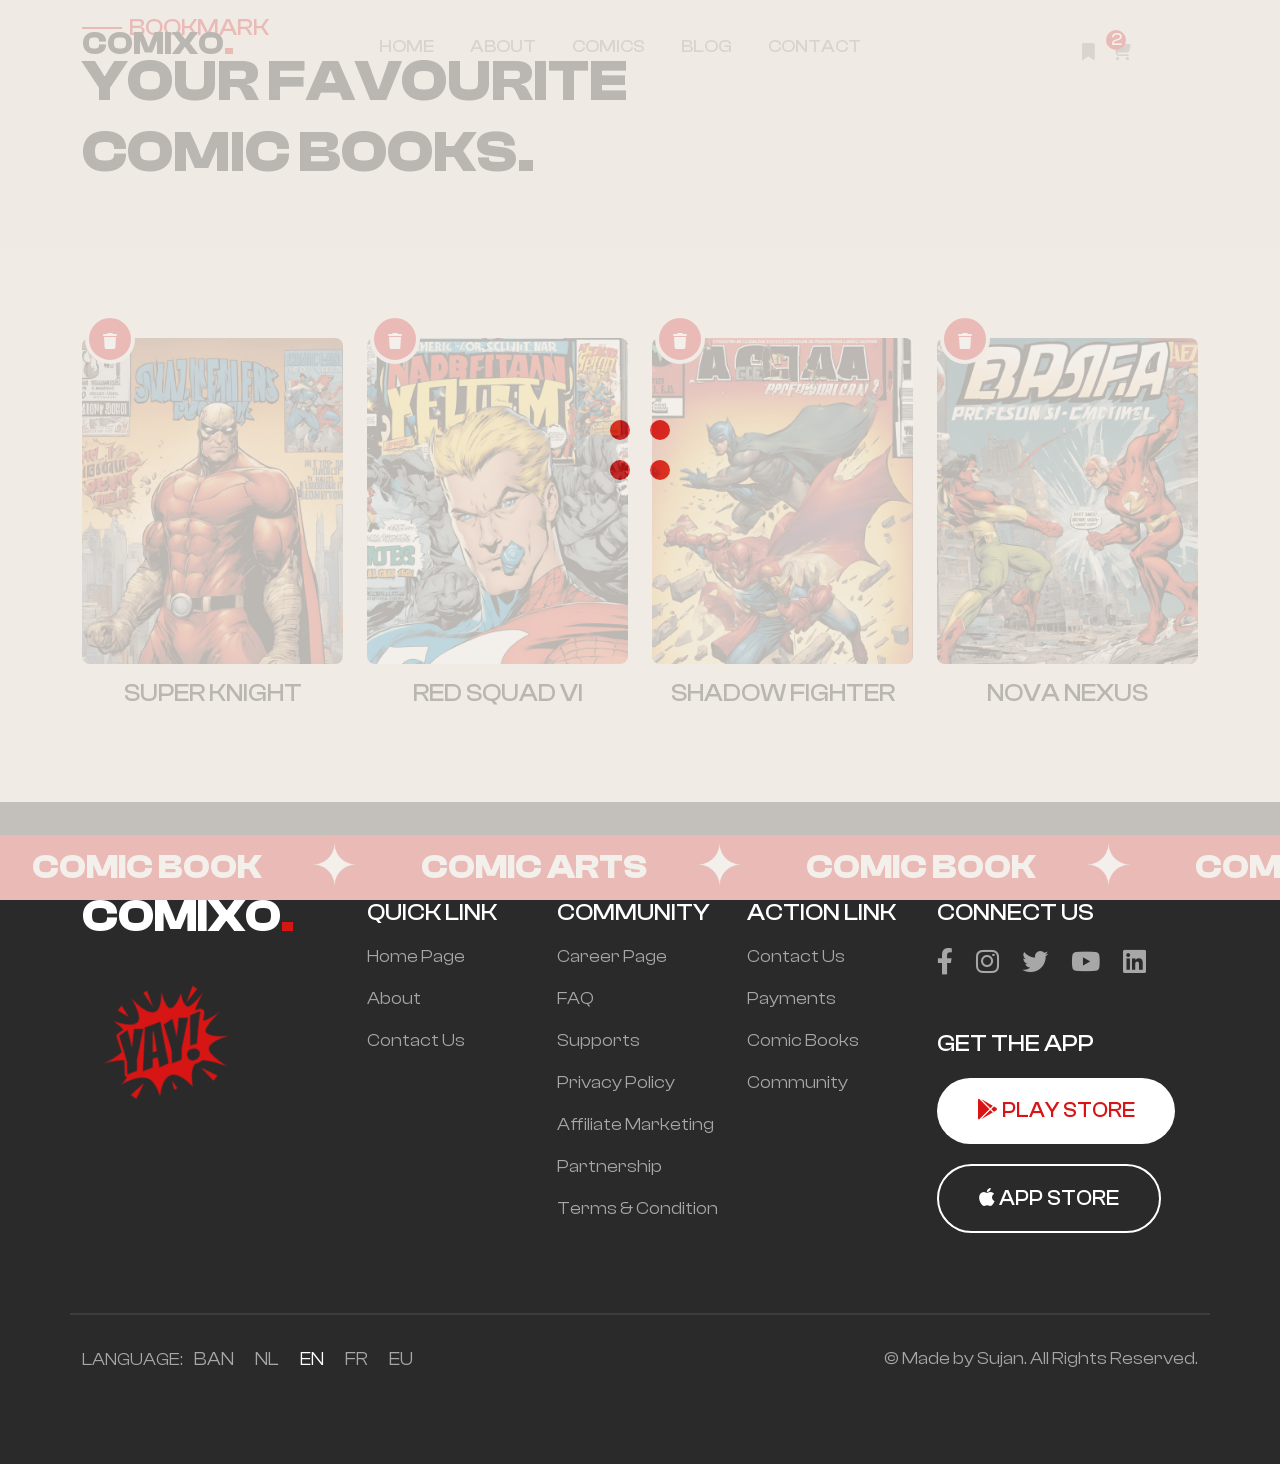
<file: bookmark.html>
<!DOCTYPE html>
<html lang="en">
  <meta http-equiv="content-type" content="text/html;charset=UTF-8" />
  <head>
    <meta charset="UTF-8" />
    <meta
      name="viewport"
      content="width=device-width, initial-scale=1, shrink-to-fit=no"
    />
    <meta
      name="keywords"
      content="HTML5, comics, ebook, comic art, anime, comic book, SEO"
    />
    <meta name="description" content="Comixo - Comic Books" />
    <title>Comixo - Comic Books</title>

    <!--font-awesome icons link-->
    <link rel="stylesheet" href="css/all.min.css" />

    <!-- Bootstrap CSS -->
    <link rel="stylesheet" href="css/bootstrap.min.css" />
    <link rel="stylesheet" href="css/slick.css" />
    <link rel="stylesheet" href="css/venobox.min.css" />
    <!--main style file-->
    <link rel="stylesheet" href="css/style.css" />
    <link rel="stylesheet" href="css/responsive.css" />
  </head>

  <body class="inner-page">
    <!-- perloader -->
    <div id="preloader">
      <div id="loading-center">
        <div id="loading-center-absolute">
          <div class="object" id="object_one"></div>
          <div class="object" id="object_two"></div>
          <div class="object" id="object_three"></div>
          <div class="object" id="object_four"></div>
        </div>
      </div>
    </div>
    <!-- preloader -->

    <!-- HEADER AREA START -->
    <nav class="navbar navbar-expand-lg navbar-light sticky-top">
      <div class="container">
        <a class="navbar-brand" href="index.html">Comixo<span>.</span></a>
        <button
          class="navbar-toggler"
          type="button"
          data-bs-toggle="collapse"
          data-bs-target="#navbarSupportedContent"
          aria-controls="navbarSupportedContent"
          aria-expanded="false"
          aria-label="Toggle navigation"
        >
          <span class="navbar-toggler-icon"></span>
        </button>
        <div class="collapse navbar-collapse" id="navbarSupportedContent">
          <ul class="navbar-nav m-auto mb-2 mt-0 mb-lg-0">
            <li class="nav-item">
              <a class="nav-link" href="index.html">Home</a>
            </li>
            <li class="nav-item">
              <a class="nav-link" href="index.html#about">About</a>
            </li>
            <li class="nav-item">
              <a class="nav-link" href="index.html#new-comics">Comics</a>
            </li>
            <li class="nav-item">
              <a class="nav-link" href="index.html#blog">Blog</a>
            </li>
            <li class="nav-item">
              <a
                class="nav-link"
                data-bs-toggle="modal"
                data-bs-target="#contact-modal"
                >Contact</a
              >
            </li>
          </ul>
          <div class="menu-action d-flex">
            <div class="action-icon">
              <a class="menu-icon" href="bookmark.html"
                ><i class="fa-solid fa-bookmark"></i
              ></a>
              <a class="menu-icon" href="cart.html"
                ><span>2</span><i class="fa-solid fa-cart-shopping"></i
              ></a>
              <a
                data-bs-toggle="offcanvas"
                data-bs-target="#offcanvasRight"
                aria-controls="offcanvasRight"
                class="menu-icon mobile-v-show"
                ><i class="fa-solid fa-magnifying-glass"></i
              ></a>
            </div>
            <a
              href="#"
              class="ham-button"
              data-bs-toggle="offcanvas"
              data-bs-target="#offcanvasRight"
              aria-controls="offcanvasRight"
            >
              <div class="hamburger-menu">
                <div class="nav-line"></div>
              </div>
            </a>
          </div>
        </div>
      </div>
    </nav>
    <!-- right-menu modal -->
    <div
      class="offcanvas offcanvas-end"
      tabindex="-1"
      id="offcanvasRight"
      aria-labelledby="offcanvasRightLabel"
    >
      <div class="offcanvas-header">
        <h5 class="offcanvas-title" id="offcanvasRightLabel">Quick Menu</h5>
        <button
          type="button"
          class="btn-close"
          data-bs-dismiss="offcanvas"
          aria-label="Close"
        ></button>
      </div>
      <div class="offcanvas-body side-menu">
        <form>
          <input
            type="text"
            class="form-control"
            placeholder="Search by Comic Name"
          />
          <button type="submit">
            <i class="fa-solid fa-magnifying-glass"></i>
          </button>
        </form>
        <div class="row">
          <div class="col-lg-6 menu-comic">
            <a href="#"
              ><img src="images/comic1.png" alt="comic" class="img-fluid"
            /></a>
          </div>
          <div class="col-lg-6 menu-comic">
            <a href="#"
              ><img src="images/popular1.png" alt="comic" class="img-fluid"
            /></a>
          </div>
          <div class="col-lg-6 menu-comic">
            <a href="#"
              ><img src="images/popular2.png" alt="comic" class="img-fluid"
            /></a>
          </div>
          <div class="col-lg-6 menu-comic">
            <a href="#"
              ><img src="images/comic3.png" alt="comic" class="img-fluid"
            /></a>
          </div>
        </div>
        <div class="row pt-5">
          <div class="col-lg-12 text-center">
            <a href="#" class="button-primary">Browse All</a>
          </div>
        </div>
        <div class="social-media mobile-v-hide text-center">
          <p>Follow Us</p>
          <a href="#"><i class="fa-brands fa-facebook-f"></i></a>
          <a href="#"><i class="fa-brands fa-twitter"></i></a>
          <a href="#"><i class="fa-brands fa-twitch"></i></a>
          <a href="#"><i class="fa-brands fa-youtube"></i></a>
        </div>
      </div>
    </div>
    <!-- contact modal -->
    <div
      class="modal fade"
      id="contact-modal"
      tabindex="-1"
      aria-labelledby="exampleModalLabel"
      aria-hidden="true"
    >
      <div class="modal-dialog modal-dialog-centered modal-xl">
        <div class="modal-content">
          <div class="modal-header">
            <h5 class="modal-title" id="exampleModalLabel">Contact Us</h5>
            <button
              type="button"
              class="btn-close"
              data-bs-dismiss="modal"
              aria-label="Close"
            ></button>
          </div>
          <form>
            <div class="modal-body">
              <div class="row">
                <div class="col-lg-7">
                  <div class="row">
                    <div class="col-lg-6">
                      <input
                        type="text"
                        class="form-control"
                        placeholder="Your Name"
                      />
                    </div>
                    <div class="col-lg-6">
                      <input
                        type="email"
                        class="form-control"
                        placeholder="Your Email"
                      />
                    </div>
                    <div class="col-lg-6">
                      <input
                        type="text"
                        class="form-control"
                        placeholder="Your Phone"
                      />
                    </div>
                    <div class="col-lg-6">
                      <input
                        type="text"
                        class="form-control"
                        placeholder="Subject"
                      />
                    </div>
                    <div class="col-lg-12">
                      <textarea
                        class="form-control"
                        placeholder="Write Your Comment Here..."
                        rows="3"
                      ></textarea>
                    </div>
                  </div>
                </div>
                <div class="col-lg-5">
                  <div class="contact-item">
                    <p>
                      Lorem ipsum dolor sit amet, consectetur adipisicing elit.
                      Accusamus odit aliquid consectetur, veniam.
                    </p>
                    <div class="row">
                      <div class="col-6 col-lg-6 contact-info">
                        <i class="fa-solid fa-location-dot"></i>
                        <h3>Address:</h3>
                        <p>Dhanmondi Road No. 32, Dhaka.</p>
                      </div>
                      <div class="col-6 col-lg-6 contact-info">
                        <i class="fa-solid fa-phone"></i>
                        <h3>Phone:</h3>
                        <p>+(123) 450 336 789</p>
                      </div>
                      <div class="col-6 col-lg-6 contact-info mb-0">
                        <i class="fa-solid fa-envelope"></i>
                        <h3>Email:</h3>
                        <p>comixo@mail.com</p>
                      </div>
                      <div class="col-6 col-lg-6 contact-info mb-0">
                        <i class="fa-solid fa-wifi"></i>
                        <h3>Connect:</h3>
                        <div class="social">
                          <a href="#"
                            ><i class="fa-brands fa-facebook-f"></i
                          ></a>
                          <a href="#"><i class="fa-brands fa-twitter"></i></a>
                          <a href="#"><i class="fa-brands fa-twitch"></i></a>
                          <a href="#"><i class="fa-brands fa-youtube"></i></a>
                        </div>
                      </div>
                    </div>
                  </div>
                </div>
              </div>
            </div>
            <div class="modal-footer">
              <button type="submit" class="button-primary">Send Message</button>
            </div>
          </form>
        </div>
      </div>
    </div>
    <!-- HEADER AREA ENDS -->

    <!-- bookmark -->
    <section id="page-title">
      <div id="backtotop">
        <a href="#page-title" id="backtotop-value"
          ><i class="fa-solid fa-arrow-up"></i
        ></a>
      </div>
      <div class="container">
        <div class="row">
          <div class="section-title">
            <div class="row">
              <div class="col-lg-6">
                <span>Bookmark</span>
                <h3>Your Favourite Comic Books.</h3>
              </div>
            </div>
          </div>
        </div>
      </div>
    </section>
    <section id="bookmark">
      <div class="container">
        <div class="row">
          <div class="col-lg-3 col-md-6 bookmark-item text-center">
            <img src="images/comic1.png" alt="comic-img" class="img-fluid" />
            <h3>Super Knight</h3>
            <a href="#"><i class="fa-solid fa-trash"></i></a>
          </div>
          <div class="col-lg-3 col-md-6 bookmark-item text-center">
            <img src="images/popular2.png" alt="comic-img" class="img-fluid" />
            <h3>Red Squad VI</h3>
            <a href="#"><i class="fa-solid fa-trash"></i></a>
          </div>
          <div class="col-lg-3 col-md-6 bookmark-item text-center">
            <img src="images/comic3.png" alt="comic-img" class="img-fluid" />
            <h3>Shadow Fighter</h3>
            <a href="#"><i class="fa-solid fa-trash"></i></a>
          </div>
          <div class="col-lg-3 col-md-6 bookmark-item text-center">
            <img src="images/popular1.png" alt="comic-img" class="img-fluid" />
            <h3>Nova Nexus</h3>
            <a href="#"><i class="fa-solid fa-trash"></i></a>
          </div>
        </div>
      </div>
      <div class="marquee">
        <span class="marquee-1">
          <span class="text"
            >Comic Book<img src="images/star.png" alt="star"
          /></span>
          <span class="text"
            >Comic Arts<img src="images/star.png" alt="star"
          /></span>
          <span class="text"
            >Comic Book<img src="images/star.png" alt="star"
          /></span>
          <span class="text"
            >Comic Arts<img src="images/star.png" alt="star"
          /></span>
          <span class="text"
            >Comic Book<img src="images/star.png" alt="star"
          /></span>
          <span class="text"
            >Comic Arts<img src="images/star.png" alt="star"
          /></span>
          <span class="marquee-2">
            <span class="text"
              >Comic Book<img src="images/star.png" alt="star"
            /></span>
            <span class="text"
              >Comic Arts<img src="images/star.png" alt="star"
            /></span>
            <span class="text"
              >Comic Book<img src="images/star.png" alt="star"
            /></span>
            <span class="text"
              >Comic Arts<img src="images/star.png" alt="star"
            /></span>
            <span class="text"
              >Comic Book<img src="images/star.png" alt="star"
            /></span>
            <span class="text"
              >Comic Arts<img src="images/star.png" alt="star"
            /></span>
          </span>
        </span>
      </div>
    </section>
    <!-- bookmark -->

    <!-- FOOTER AREA START -->
    <section id="footer">
      <div class="container">
        <div class="row">
          <div class="col-lg-3 footer-logo">
            <a href="index.html">Comixo<span>.</span></a>
            <img src="images/footer-icon.png" alt="bat-img" />
          </div>
          <div class="col-lg-2 col-md-4 footer-menu">
            <h3>Quick Link</h3>
            <a href="#">Home Page</a>
            <a href="#">About</a>
            <a href="#">Contact Us</a>
          </div>
          <div class="col-lg-2 col-md-4 footer-menu">
            <h3>Community</h3>
            <a href="#">Career Page</a>
            <a href="#">FAQ</a>
            <a href="#">Supports</a>
            <a href="#">Privacy Policy</a>
            <a href="#">Affiliate Marketing</a>
            <a href="#">Partnership</a>
            <a href="#">Terms & Condition</a>
          </div>
          <div class="col-lg-2 col-md-4 footer-menu">
            <h3>Action Link</h3>
            <a href="#">Contact Us</a>
            <a href="#">Payments</a>
            <a href="comic_details.html">Comic Books</a>
            <a href="#">Community</a>
          </div>
          <div class="col-lg-3 footer-action">
            <h3>Connect Us</h3>
            <div class="footer-social">
              <a href="https://www.facebook.com/sujanchandraroy.1435"
                ><i class="fa-brands fa-facebook-f"></i
              ></a>
              <a href="https://www.instagram.com/sucharbd/"
                ><i class="fa-brands fa-instagram"></i
              ></a>
              <a href="https://x.com/sujanchandrara3"
                ><i class="fa-brands fa-twitter"></i
              ></a>
              <a href="https://www.youtube.com/@Sucharbd"
                ><i class="fa-brands fa-youtube"></i
              ></a>
              <a href="https://www.linkedin.com/in/sujan-chandra-ray-695540204/"
                ><i class="fa-brands fa-linkedin"></i
              ></a>
            </div>
            <h3>Get The App</h3>
            <div class="footer-download">
              <a href="#" class="button-primary android"
                ><i class="fa-brands fa-google-play"></i> Play Store</a
              >
              <a href="#" class="button-primary ios"
                ><i class="fa-brands fa-apple"></i> App Store</a
              >
            </div>
          </div>
        </div>
      </div>
    </section>
    <!-- FOOTER AREA END -->

    <!-- COPY_RIGHT AREA START -->
    <section id="copy_right">
      <div class="container">
        <div class="row copyright-txt">
          <div class="col-lg-6">
            <span>LANGUAGE: </span>
            <a href="#">BAN</a>
            <a href="#">NL</a>
            <a href="#" class="active">EN</a>
            <a href="#">FR</a>
            <a href="#">EU</a>
          </div>
          <div class="col-lg-6 text-end">
            <p>&copy; Made by Sujan. All Rights Reserved.</p>
          </div>
        </div>
      </div>
    </section>
    <!-- COPY_RIGHT AREA END -->

    <!-- JavaScript -->
    <script src="js/jquery-3.6.3.min.js"></script>
    <script src="js/bootstrap.bundle.min.js"></script>
    <script src="js/slick.min.js"></script>
    <script src="js/venobox.min.js"></script>
    <script src="js/counter.js"></script>
    <script src="js/waypoints.min.js"></script>
    <script src="js/custom.js"></script>
  </body>
</html>
</file>
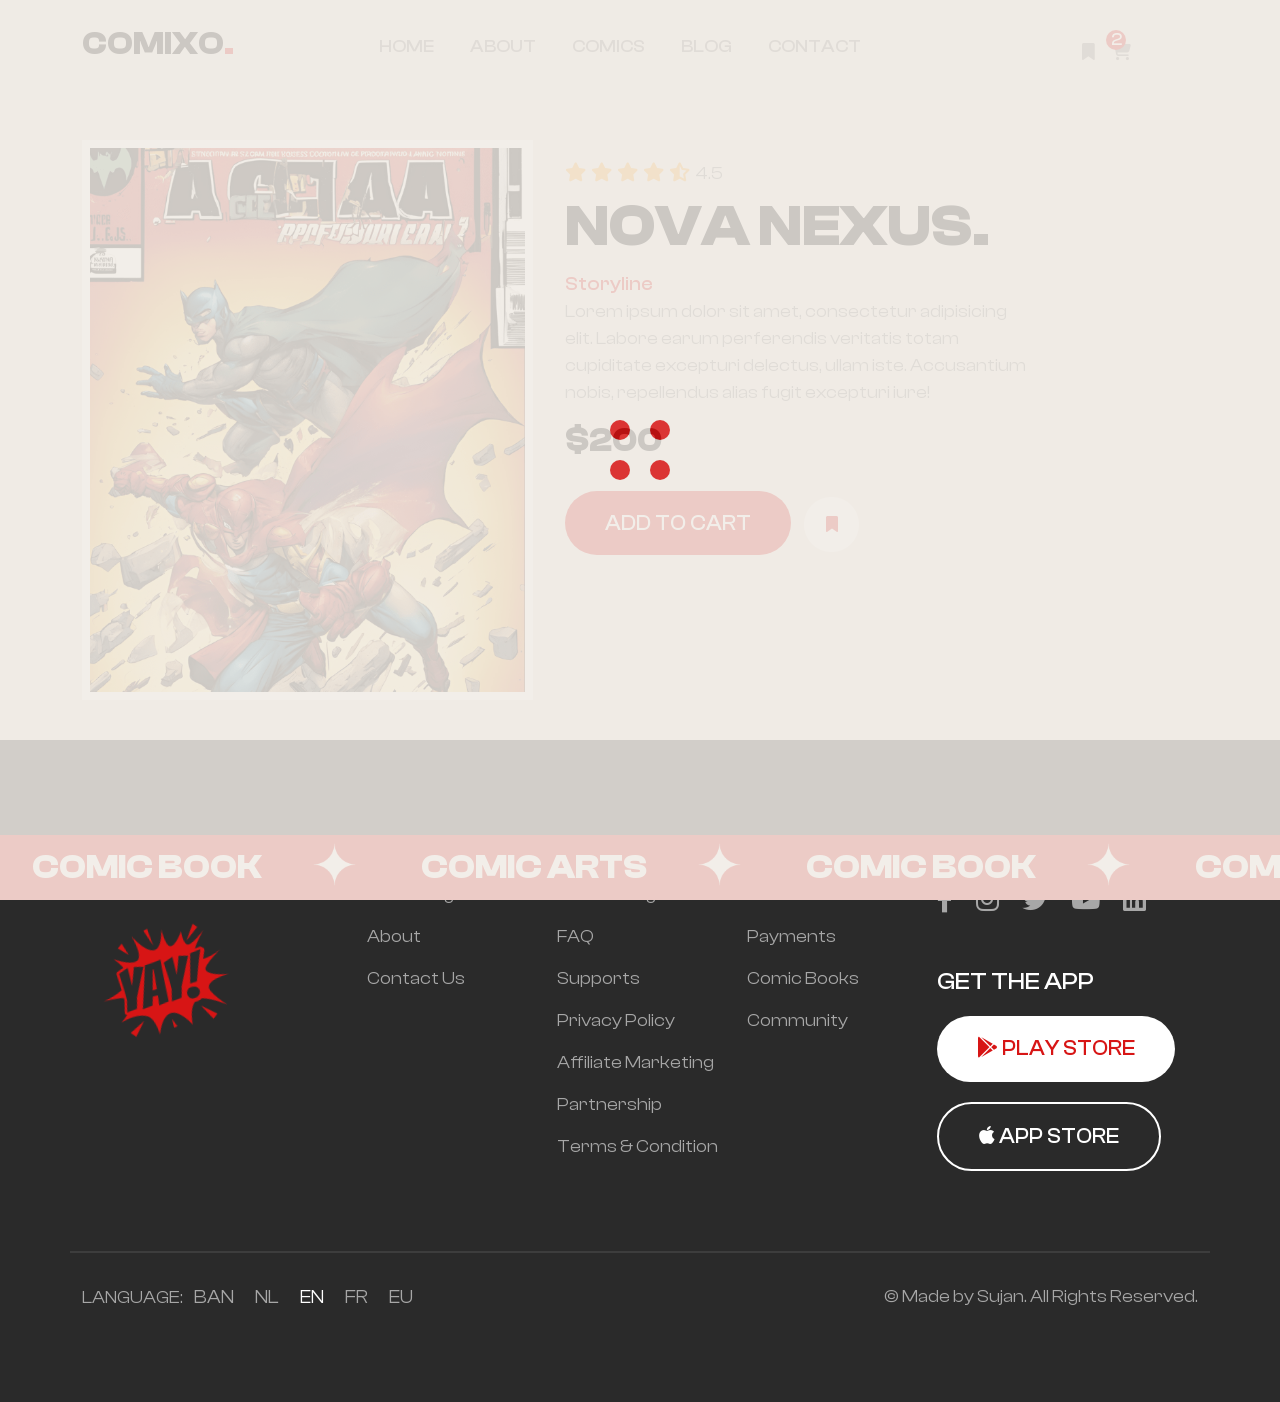
<file: comic_details-nova.html>
<!DOCTYPE html>
<html lang="en">
  <meta http-equiv="content-type" content="text/html;charset=UTF-8" />
  <head>
    <meta charset="UTF-8" />
    <meta
      name="viewport"
      content="width=device-width, initial-scale=1, shrink-to-fit=no"
    />
    <meta
      name="keywords"
      content="HTML5, comics, ebook, comic art, anime, comic book, SEO"
    />
    <meta name="description" content="Comixo - Comic Books" />
    <title>Comixo - Comic Books</title>

    <!--font-awesome icons link-->
    <link rel="stylesheet" href="css/all.min.css" />

    <!-- Bootstrap CSS -->
    <link rel="stylesheet" href="css/bootstrap.min.css" />
    <link rel="stylesheet" href="css/slick.css" />
    <link rel="stylesheet" href="css/venobox.min.css" />
    <!--main style file-->
    <link rel="stylesheet" href="css/style.css" />
    <link rel="stylesheet" href="css/responsive.css" />
  </head>

  <body class="inner-page comic-detail-page">
    <!-- perloader -->
    <div id="preloader">
      <div id="loading-center">
        <div id="loading-center-absolute">
          <div class="object" id="object_one"></div>
          <div class="object" id="object_two"></div>
          <div class="object" id="object_three"></div>
          <div class="object" id="object_four"></div>
        </div>
      </div>
    </div>
    <!-- preloader -->

    <!-- HEADER AREA START -->
    <nav class="navbar navbar-expand-lg navbar-light sticky-top">
      <div class="container">
        <a class="navbar-brand" href="index.html">Comixo<span>.</span></a>
        <button
          class="navbar-toggler"
          type="button"
          data-bs-toggle="collapse"
          data-bs-target="#navbarSupportedContent"
          aria-controls="navbarSupportedContent"
          aria-expanded="false"
          aria-label="Toggle navigation"
        >
          <span class="navbar-toggler-icon"></span>
        </button>
        <div class="collapse navbar-collapse" id="navbarSupportedContent">
          <ul class="navbar-nav m-auto mb-2 mt-0 mb-lg-0">
            <li class="nav-item">
              <a class="nav-link" href="index.html">Home</a>
            </li>
            <li class="nav-item">
              <a class="nav-link" href="index.html#about">About</a>
            </li>
            <li class="nav-item">
              <a class="nav-link" href="index.html#new-comics">Comics</a>
            </li>
            <li class="nav-item">
              <a class="nav-link" href="index.html#blog">Blog</a>
            </li>
            <li class="nav-item">
              <a
                class="nav-link"
                data-bs-toggle="modal"
                data-bs-target="#contact-modal"
                >Contact</a
              >
            </li>
          </ul>
          <div class="menu-action d-flex">
            <div class="action-icon">
              <a class="menu-icon" href="bookmark.html"
                ><i class="fa-solid fa-bookmark"></i
              ></a>
              <a class="menu-icon" href="cart.html"
                ><span>2</span><i class="fa-solid fa-cart-shopping"></i
              ></a>
              <a
                data-bs-toggle="offcanvas"
                data-bs-target="#offcanvasRight"
                aria-controls="offcanvasRight"
                class="menu-icon mobile-v-show"
                ><i class="fa-solid fa-magnifying-glass"></i
              ></a>
            </div>
            <a
              href="#"
              class="ham-button"
              data-bs-toggle="offcanvas"
              data-bs-target="#offcanvasRight"
              aria-controls="offcanvasRight"
            >
              <div class="hamburger-menu">
                <div class="nav-line"></div>
              </div>
            </a>
          </div>
        </div>
      </div>
    </nav>
    <!-- right-menu modal -->
    <div
      class="offcanvas offcanvas-end"
      tabindex="-1"
      id="offcanvasRight"
      aria-labelledby="offcanvasRightLabel"
    >
      <div class="offcanvas-header">
        <h5 class="offcanvas-title" id="offcanvasRightLabel">Quick Menu</h5>
        <button
          type="button"
          class="btn-close"
          data-bs-dismiss="offcanvas"
          aria-label="Close"
        ></button>
      </div>
      <div class="offcanvas-body side-menu">
        <form>
          <input
            type="text"
            class="form-control"
            placeholder="Search by Comic Name"
          />
          <button type="submit">
            <i class="fa-solid fa-magnifying-glass"></i>
          </button>
        </form>
        <div class="row">
          <div class="col-lg-6 menu-comic">
            <a href="#"
              ><img src="images/comic1.png" alt="comic" class="img-fluid"
            /></a>
          </div>
          <div class="col-lg-6 menu-comic">
            <a href="#"
              ><img src="images/popular1.png" alt="comic" class="img-fluid"
            /></a>
          </div>
          <div class="col-lg-6 menu-comic">
            <a href="#"
              ><img src="images/popular2.png" alt="comic" class="img-fluid"
            /></a>
          </div>
          <div class="col-lg-6 menu-comic">
            <a href="#"
              ><img src="images/comic3.png" alt="comic" class="img-fluid"
            /></a>
          </div>
        </div>
        <div class="row pt-5">
          <div class="col-lg-12 text-center">
            <a href="#" class="button-primary">Browse All</a>
          </div>
        </div>
        <div class="social-media mobile-v-hide text-center">
          <p>Follow Us</p>
          <a href="#"><i class="fa-brands fa-facebook-f"></i></a>
          <a href="#"><i class="fa-brands fa-twitter"></i></a>
          <a href="#"><i class="fa-brands fa-twitch"></i></a>
          <a href="#"><i class="fa-brands fa-youtube"></i></a>
        </div>
      </div>
    </div>
    <!-- contact modal -->
    <div
      class="modal fade"
      id="contact-modal"
      tabindex="-1"
      aria-labelledby="exampleModalLabel"
      aria-hidden="true"
    >
      <div class="modal-dialog modal-dialog-centered modal-xl">
        <div class="modal-content">
          <div class="modal-header">
            <h5 class="modal-title" id="exampleModalLabel">Contact Us</h5>
            <button
              type="button"
              class="btn-close"
              data-bs-dismiss="modal"
              aria-label="Close"
            ></button>
          </div>
          <form>
            <div class="modal-body">
              <div class="row">
                <div class="col-lg-7">
                  <div class="row">
                    <div class="col-lg-6">
                      <input
                        type="text"
                        class="form-control"
                        placeholder="Your Name"
                      />
                    </div>
                    <div class="col-lg-6">
                      <input
                        type="email"
                        class="form-control"
                        placeholder="Your Email"
                      />
                    </div>
                    <div class="col-lg-6">
                      <input
                        type="text"
                        class="form-control"
                        placeholder="Your Phone"
                      />
                    </div>
                    <div class="col-lg-6">
                      <input
                        type="text"
                        class="form-control"
                        placeholder="Subject"
                      />
                    </div>
                    <div class="col-lg-12">
                      <textarea
                        class="form-control"
                        placeholder="Write Your Comment Here..."
                        rows="3"
                      ></textarea>
                    </div>
                  </div>
                </div>
                <div class="col-lg-5">
                  <div class="contact-item">
                    <p>
                      Lorem ipsum dolor sit amet, consectetur adipisicing elit.
                      Accusamus odit aliquid consectetur, veniam.
                    </p>
                    <div class="row">
                      <div class="col-6 col-lg-6 contact-info">
                        <i class="fa-solid fa-location-dot"></i>
                        <h3>Address:</h3>
                        <p>Dhanmondi Road No. 32, Dhaka.</p>
                      </div>
                      <div class="col-6 col-lg-6 contact-info">
                        <i class="fa-solid fa-phone"></i>
                        <h3>Phone:</h3>
                        <p>+(123) 450 336 789</p>
                      </div>
                      <div class="col-6 col-lg-6 contact-info mb-0">
                        <i class="fa-solid fa-envelope"></i>
                        <h3>Email:</h3>
                        <p>comixo@mail.com</p>
                      </div>
                      <div class="col-6 col-lg-6 contact-info mb-0">
                        <i class="fa-solid fa-wifi"></i>
                        <h3>Connect:</h3>
                        <div class="social">
                          <a href="#"
                            ><i class="fa-brands fa-facebook-f"></i
                          ></a>
                          <a href="#"><i class="fa-brands fa-twitter"></i></a>
                          <a href="#"><i class="fa-brands fa-twitch"></i></a>
                          <a href="#"><i class="fa-brands fa-youtube"></i></a>
                        </div>
                      </div>
                    </div>
                  </div>
                </div>
              </div>
            </div>
            <div class="modal-footer">
              <button type="submit" class="button-primary">Send Message</button>
            </div>
          </form>
        </div>
      </div>
    </div>
    <!-- HEADER AREA ENDS -->

    <!-- comic details -->
    <section id="page-title">
      <div id="backtotop">
        <a href="#page-title" id="backtotop-value"
          ><i class="fa-solid fa-arrow-up"></i
        ></a>
      </div>
    </section>
    <section id="comic-details">
      <div class="container zindex">
        <div class="row details-pos">
          <div class="col-lg-5 comic-detail-img">
            <img src="images/comic3.png" alt="comic-img" class="img-fluid" />
          </div>
          <div class="col-lg-6 comic-detail-txt">
            <div class="stars">
              <i class="fa-solid fa-star"></i>
              <i class="fa-solid fa-star"></i>
              <i class="fa-solid fa-star"></i>
              <i class="fa-solid fa-star"></i>
              <i class="fa-solid fa-star-half-stroke"></i>
              <span>4.5</span>
            </div>
            <h3>NOVA NEXUS.</h3>
            <span>Storyline</span>
            <p>
              Lorem ipsum dolor sit amet, consectetur adipisicing elit. Labore
              earum perferendis veritatis totam cupiditate excepturi delectus,
              ullam iste. Accusantium nobis, repellendus alias fugit excepturi
              iure!
            </p>
            <h4>$200</h4>
            <a class="button-primary" href="cart.html">Add To Cart</a>
            <a class="bookmark-btn" href="bookmark.html"
              ><i class="fa-solid fa-bookmark"></i
            ></a>
          </div>
        </div>
      </div>
      <div class="marquee">
        <span class="marquee-1">
          <span class="text"
            >Comic Book<img src="images/star.png" alt="star"
          /></span>
          <span class="text"
            >Comic Arts<img src="images/star.png" alt="star"
          /></span>
          <span class="text"
            >Comic Book<img src="images/star.png" alt="star"
          /></span>
          <span class="text"
            >Comic Arts<img src="images/star.png" alt="star"
          /></span>
          <span class="text"
            >Comic Book<img src="images/star.png" alt="star"
          /></span>
          <span class="text"
            >Comic Arts<img src="images/star.png" alt="star"
          /></span>
          <span class="marquee-2">
            <span class="text"
              >Comic Book<img src="images/star.png" alt="star"
            /></span>
            <span class="text"
              >Comic Arts<img src="images/star.png" alt="star"
            /></span>
            <span class="text"
              >Comic Book<img src="images/star.png" alt="star"
            /></span>
            <span class="text"
              >Comic Arts<img src="images/star.png" alt="star"
            /></span>
            <span class="text"
              >Comic Book<img src="images/star.png" alt="star"
            /></span>
            <span class="text"
              >Comic Arts<img src="images/star.png" alt="star"
            /></span>
          </span>
        </span>
      </div>
    </section>
    <!-- comic details -->

    <!-- FOOTER AREA START -->
    <section id="footer">
      <div class="container">
        <div class="row">
          <div class="col-lg-3 footer-logo">
            <a href="index.html">Comixo<span>.</span></a>
            <img src="images/footer-icon.png" alt="bat-img" />
          </div>
          <div class="col-lg-2 col-md-4 footer-menu">
            <h3>Quick Link</h3>
            <a href="#">Home Page</a>
            <a href="#">About</a>
            <a href="#">Contact Us</a>
          </div>
          <div class="col-lg-2 col-md-4 footer-menu">
            <h3>Community</h3>
            <a href="#">Career Page</a>
            <a href="#">FAQ</a>
            <a href="#">Supports</a>
            <a href="#">Privacy Policy</a>
            <a href="#">Affiliate Marketing</a>
            <a href="#">Partnership</a>
            <a href="#">Terms & Condition</a>
          </div>
          <div class="col-lg-2 col-md-4 footer-menu">
            <h3>Action Link</h3>
            <a href="#">Contact Us</a>
            <a href="#">Payments</a>
            <a href="#">Comic Books</a>
            <a href="#">Community</a>
          </div>
          <div class="col-lg-3 footer-action">
            <h3>Connect Us</h3>
            <div class="footer-social">
              <a href="https://www.facebook.com/sujanchandraroy.1435"
                ><i class="fa-brands fa-facebook-f"></i
              ></a>
              <a href="https://www.instagram.com/sucharbd/"
                ><i class="fa-brands fa-instagram"></i
              ></a>
              <a href="https://x.com/sujanchandrara3"
                ><i class="fa-brands fa-twitter"></i
              ></a>
              <a href="https://www.youtube.com/@Sucharbd"
                ><i class="fa-brands fa-youtube"></i
              ></a>
              <a href="https://www.linkedin.com/in/sujan-chandra-ray-695540204/"
                ><i class="fa-brands fa-linkedin"></i
              ></a>
            </div>
            <h3>Get The App</h3>
            <div class="footer-download">
              <a href="#" class="button-primary android"
                ><i class="fa-brands fa-google-play"></i> Play Store</a
              >
              <a href="#" class="button-primary ios"
                ><i class="fa-brands fa-apple"></i> App Store</a
              >
            </div>
          </div>
        </div>
      </div>
    </section>
    <!-- FOOTER AREA END -->
    <!-- COPY_RIGHT AREA START -->
    <section id="copy_right">
      <div class="container">
        <div class="row copyright-txt">
          <div class="col-lg-6">
            <span>LANGUAGE: </span>
            <a href="#">BAN</a>
            <a href="#">NL</a>
            <a href="#" class="active">EN</a>
            <a href="#">FR</a>
            <a href="#">EU</a>
          </div>
          <div class="col-lg-6 text-end">
            <p>&copy; Made by Sujan. All Rights Reserved.</p>
          </div>
        </div>
      </div>
    </section>
    <!-- COPY_RIGHT AREA END -->
    <!-- JavaScript -->
    <script src="js/jquery-3.6.3.min.js"></script>
    <script src="js/bootstrap.bundle.min.js"></script>
    <script src="js/slick.min.js"></script>
    <script src="js/venobox.min.js"></script>
    <script src="js/counter.js"></script>
    <script src="js/waypoints.min.js"></script>
    <script src="js/custom.js"></script>
  </body>
</html>
</file>
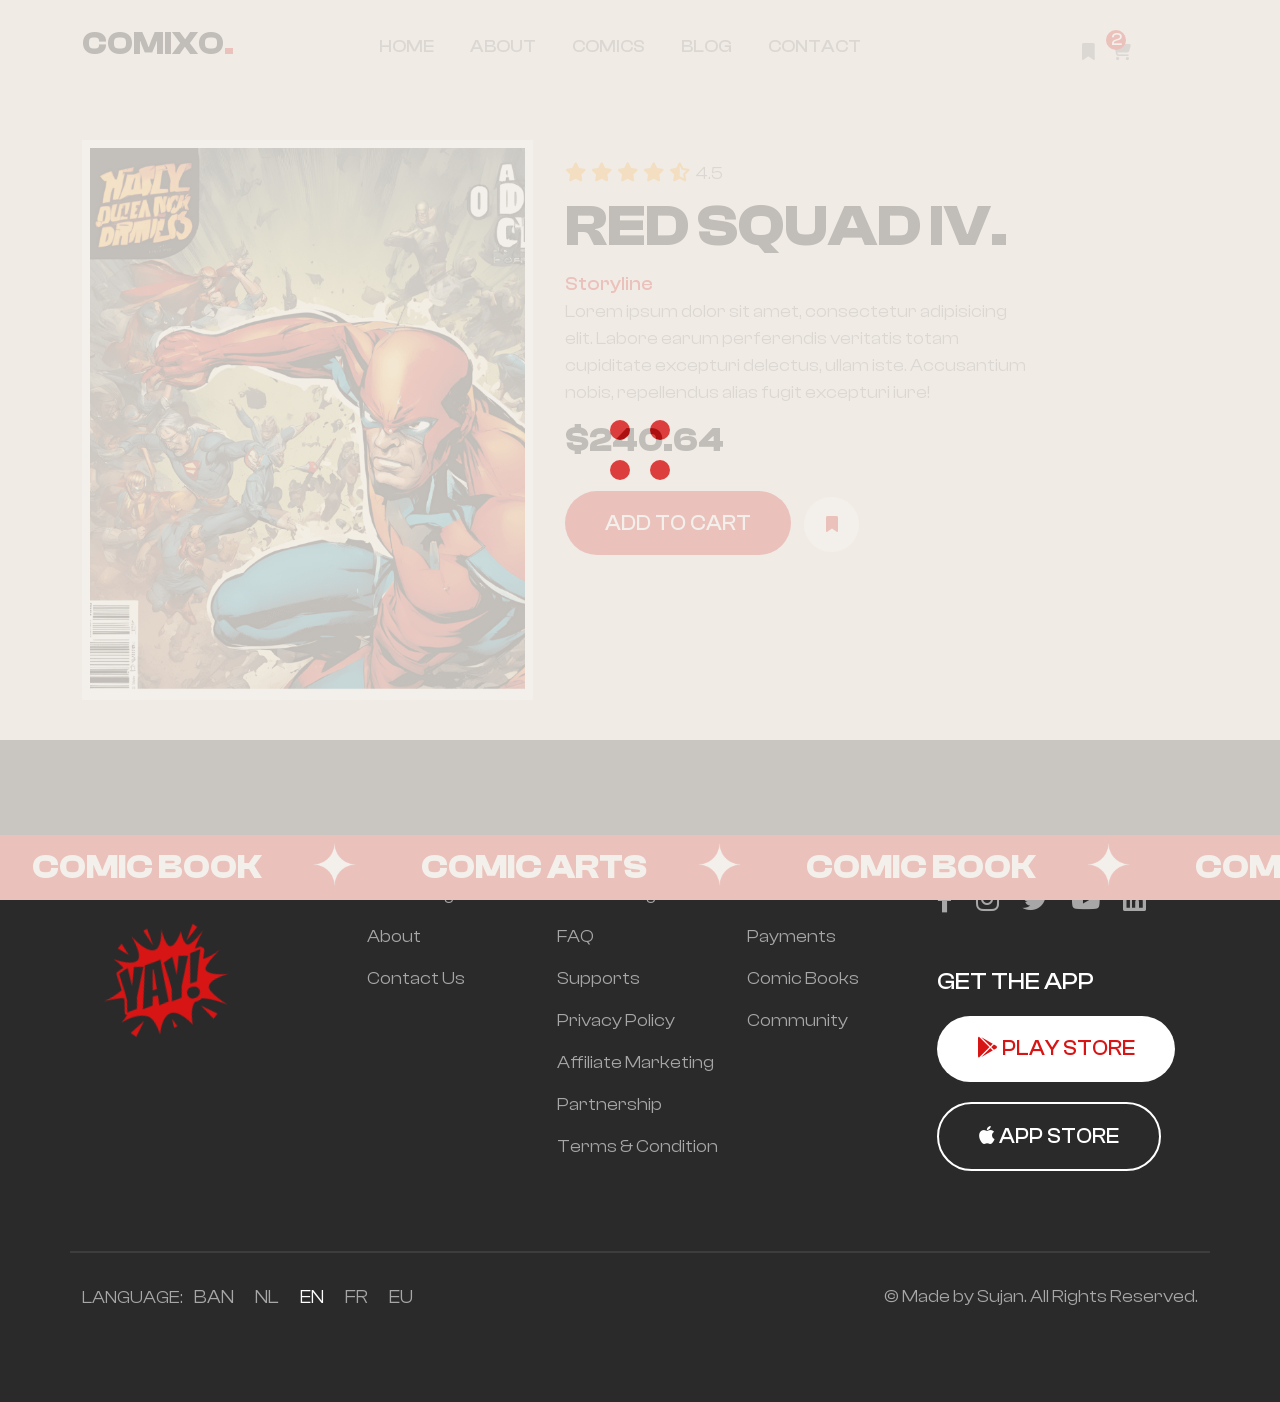
<file: comic_details-red.html>
<!DOCTYPE html>
<html lang="en">
  <meta http-equiv="content-type" content="text/html;charset=UTF-8" />
  <head>
    <meta charset="UTF-8" />
    <meta
      name="viewport"
      content="width=device-width, initial-scale=1, shrink-to-fit=no"
    />
    <meta
      name="keywords"
      content="HTML5, comics, ebook, comic art, anime, comic book, SEO"
    />
    <meta name="description" content="Comixo - Comic Books" />
    <title>Comixo - Comic Books</title>

    <!--font-awesome icons link-->
    <link rel="stylesheet" href="css/all.min.css" />

    <!-- Bootstrap CSS -->
    <link rel="stylesheet" href="css/bootstrap.min.css" />
    <link rel="stylesheet" href="css/slick.css" />
    <link rel="stylesheet" href="css/venobox.min.css" />
    <!--main style file-->
    <link rel="stylesheet" href="css/style.css" />
    <link rel="stylesheet" href="css/responsive.css" />
  </head>

  <body class="inner-page comic-detail-page">
    <!-- perloader -->
    <div id="preloader">
      <div id="loading-center">
        <div id="loading-center-absolute">
          <div class="object" id="object_one"></div>
          <div class="object" id="object_two"></div>
          <div class="object" id="object_three"></div>
          <div class="object" id="object_four"></div>
        </div>
      </div>
    </div>
    <!-- preloader -->

    <!-- HEADER AREA START -->
    <nav class="navbar navbar-expand-lg navbar-light sticky-top">
      <div class="container">
        <a class="navbar-brand" href="index.html">Comixo<span>.</span></a>
        <button
          class="navbar-toggler"
          type="button"
          data-bs-toggle="collapse"
          data-bs-target="#navbarSupportedContent"
          aria-controls="navbarSupportedContent"
          aria-expanded="false"
          aria-label="Toggle navigation"
        >
          <span class="navbar-toggler-icon"></span>
        </button>
        <div class="collapse navbar-collapse" id="navbarSupportedContent">
          <ul class="navbar-nav m-auto mb-2 mt-0 mb-lg-0">
            <li class="nav-item">
              <a class="nav-link" href="index.html">Home</a>
            </li>
            <li class="nav-item">
              <a class="nav-link" href="index.html#about">About</a>
            </li>
            <li class="nav-item">
              <a class="nav-link" href="index.html#new-comics">Comics</a>
            </li>
            <li class="nav-item">
              <a class="nav-link" href="index.html#blog">Blog</a>
            </li>
            <li class="nav-item">
              <a
                class="nav-link"
                data-bs-toggle="modal"
                data-bs-target="#contact-modal"
                >Contact</a
              >
            </li>
          </ul>
          <div class="menu-action d-flex">
            <div class="action-icon">
              <a class="menu-icon" href="bookmark.html"
                ><i class="fa-solid fa-bookmark"></i
              ></a>
              <a class="menu-icon" href="cart.html"
                ><span>2</span><i class="fa-solid fa-cart-shopping"></i
              ></a>
              <a
                data-bs-toggle="offcanvas"
                data-bs-target="#offcanvasRight"
                aria-controls="offcanvasRight"
                class="menu-icon mobile-v-show"
                ><i class="fa-solid fa-magnifying-glass"></i
              ></a>
            </div>
            <a
              href="#"
              class="ham-button"
              data-bs-toggle="offcanvas"
              data-bs-target="#offcanvasRight"
              aria-controls="offcanvasRight"
            >
              <div class="hamburger-menu">
                <div class="nav-line"></div>
              </div>
            </a>
          </div>
        </div>
      </div>
    </nav>
    <!-- right-menu modal -->
    <div
      class="offcanvas offcanvas-end"
      tabindex="-1"
      id="offcanvasRight"
      aria-labelledby="offcanvasRightLabel"
    >
      <div class="offcanvas-header">
        <h5 class="offcanvas-title" id="offcanvasRightLabel">Quick Menu</h5>
        <button
          type="button"
          class="btn-close"
          data-bs-dismiss="offcanvas"
          aria-label="Close"
        ></button>
      </div>
      <div class="offcanvas-body side-menu">
        <form>
          <input
            type="text"
            class="form-control"
            placeholder="Search by Comic Name"
          />
          <button type="submit">
            <i class="fa-solid fa-magnifying-glass"></i>
          </button>
        </form>
        <div class="row">
          <div class="col-lg-6 menu-comic">
            <a href="#"
              ><img src="images/comic1.png" alt="comic" class="img-fluid"
            /></a>
          </div>
          <div class="col-lg-6 menu-comic">
            <a href="#"
              ><img src="images/popular1.png" alt="comic" class="img-fluid"
            /></a>
          </div>
          <div class="col-lg-6 menu-comic">
            <a href="#"
              ><img src="images/popular2.png" alt="comic" class="img-fluid"
            /></a>
          </div>
          <div class="col-lg-6 menu-comic">
            <a href="#"
              ><img src="images/comic3.png" alt="comic" class="img-fluid"
            /></a>
          </div>
        </div>
        <div class="row pt-5">
          <div class="col-lg-12 text-center">
            <a href="#" class="button-primary">Browse All</a>
          </div>
        </div>
        <div class="social-media mobile-v-hide text-center">
          <p>Follow Us</p>
          <a href="#"><i class="fa-brands fa-facebook-f"></i></a>
          <a href="#"><i class="fa-brands fa-twitter"></i></a>
          <a href="#"><i class="fa-brands fa-twitch"></i></a>
          <a href="#"><i class="fa-brands fa-youtube"></i></a>
        </div>
      </div>
    </div>
    <!-- contact modal -->
    <div
      class="modal fade"
      id="contact-modal"
      tabindex="-1"
      aria-labelledby="exampleModalLabel"
      aria-hidden="true"
    >
      <div class="modal-dialog modal-dialog-centered modal-xl">
        <div class="modal-content">
          <div class="modal-header">
            <h5 class="modal-title" id="exampleModalLabel">Contact Us</h5>
            <button
              type="button"
              class="btn-close"
              data-bs-dismiss="modal"
              aria-label="Close"
            ></button>
          </div>
          <form>
            <div class="modal-body">
              <div class="row">
                <div class="col-lg-7">
                  <div class="row">
                    <div class="col-lg-6">
                      <input
                        type="text"
                        class="form-control"
                        placeholder="Your Name"
                      />
                    </div>
                    <div class="col-lg-6">
                      <input
                        type="email"
                        class="form-control"
                        placeholder="Your Email"
                      />
                    </div>
                    <div class="col-lg-6">
                      <input
                        type="text"
                        class="form-control"
                        placeholder="Your Phone"
                      />
                    </div>
                    <div class="col-lg-6">
                      <input
                        type="text"
                        class="form-control"
                        placeholder="Subject"
                      />
                    </div>
                    <div class="col-lg-12">
                      <textarea
                        class="form-control"
                        placeholder="Write Your Comment Here..."
                        rows="3"
                      ></textarea>
                    </div>
                  </div>
                </div>
                <div class="col-lg-5">
                  <div class="contact-item">
                    <p>
                      Lorem ipsum dolor sit amet, consectetur adipisicing elit.
                      Accusamus odit aliquid consectetur, veniam.
                    </p>
                    <div class="row">
                      <div class="col-6 col-lg-6 contact-info">
                        <i class="fa-solid fa-location-dot"></i>
                        <h3>Address:</h3>
                        <p>Dhanmondi Road No. 32, Dhaka.</p>
                      </div>
                      <div class="col-6 col-lg-6 contact-info">
                        <i class="fa-solid fa-phone"></i>
                        <h3>Phone:</h3>
                        <p>+(123) 450 336 789</p>
                      </div>
                      <div class="col-6 col-lg-6 contact-info mb-0">
                        <i class="fa-solid fa-envelope"></i>
                        <h3>Email:</h3>
                        <p>comixo@mail.com</p>
                      </div>
                      <div class="col-6 col-lg-6 contact-info mb-0">
                        <i class="fa-solid fa-wifi"></i>
                        <h3>Connect:</h3>
                        <div class="social">
                          <a href="#"
                            ><i class="fa-brands fa-facebook-f"></i
                          ></a>
                          <a href="#"><i class="fa-brands fa-twitter"></i></a>
                          <a href="#"><i class="fa-brands fa-twitch"></i></a>
                          <a href="#"><i class="fa-brands fa-youtube"></i></a>
                        </div>
                      </div>
                    </div>
                  </div>
                </div>
              </div>
            </div>
            <div class="modal-footer">
              <button type="submit" class="button-primary">Send Message</button>
            </div>
          </form>
        </div>
      </div>
    </div>
    <!-- HEADER AREA ENDS -->

    <!-- comic details -->
    <section id="page-title">
      <div id="backtotop">
        <a href="#page-title" id="backtotop-value"
          ><i class="fa-solid fa-arrow-up"></i
        ></a>
      </div>
    </section>
    <section id="comic-details">
      <div class="container zindex">
        <div class="row details-pos">
          <div class="col-lg-5 comic-detail-img">
            <img src="images/comic2.png" alt="comic-img" class="img-fluid" />
          </div>
          <div class="col-lg-6 comic-detail-txt">
            <div class="stars">
              <i class="fa-solid fa-star"></i>
              <i class="fa-solid fa-star"></i>
              <i class="fa-solid fa-star"></i>
              <i class="fa-solid fa-star"></i>
              <i class="fa-solid fa-star-half-stroke"></i>
              <span>4.5</span>
            </div>
            <h3>RED SQUAD IV.</h3>
            <span>Storyline</span>
            <p>
              Lorem ipsum dolor sit amet, consectetur adipisicing elit. Labore
              earum perferendis veritatis totam cupiditate excepturi delectus,
              ullam iste. Accusantium nobis, repellendus alias fugit excepturi
              iure!
            </p>
            <h4>$240.64</h4>
            <a class="button-primary" href="cart.html">Add To Cart</a>
            <a class="bookmark-btn" href="bookmark.html"
              ><i class="fa-solid fa-bookmark"></i
            ></a>
          </div>
        </div>
      </div>
      <div class="marquee">
        <span class="marquee-1">
          <span class="text"
            >Comic Book<img src="images/star.png" alt="star"
          /></span>
          <span class="text"
            >Comic Arts<img src="images/star.png" alt="star"
          /></span>
          <span class="text"
            >Comic Book<img src="images/star.png" alt="star"
          /></span>
          <span class="text"
            >Comic Arts<img src="images/star.png" alt="star"
          /></span>
          <span class="text"
            >Comic Book<img src="images/star.png" alt="star"
          /></span>
          <span class="text"
            >Comic Arts<img src="images/star.png" alt="star"
          /></span>
          <span class="marquee-2">
            <span class="text"
              >Comic Book<img src="images/star.png" alt="star"
            /></span>
            <span class="text"
              >Comic Arts<img src="images/star.png" alt="star"
            /></span>
            <span class="text"
              >Comic Book<img src="images/star.png" alt="star"
            /></span>
            <span class="text"
              >Comic Arts<img src="images/star.png" alt="star"
            /></span>
            <span class="text"
              >Comic Book<img src="images/star.png" alt="star"
            /></span>
            <span class="text"
              >Comic Arts<img src="images/star.png" alt="star"
            /></span>
          </span>
        </span>
      </div>
    </section>
    <!-- comic details -->

    <!-- FOOTER AREA START -->
    <section id="footer">
      <div class="container">
        <div class="row">
          <div class="col-lg-3 footer-logo">
            <a href="index.html">Comixo<span>.</span></a>
            <img src="images/footer-icon.png" alt="bat-img" />
          </div>
          <div class="col-lg-2 col-md-4 footer-menu">
            <h3>Quick Link</h3>
            <a href="#">Home Page</a>
            <a href="#">About</a>
            <a href="#">Contact Us</a>
          </div>
          <div class="col-lg-2 col-md-4 footer-menu">
            <h3>Community</h3>
            <a href="#">Career Page</a>
            <a href="#">FAQ</a>
            <a href="#">Supports</a>
            <a href="#">Privacy Policy</a>
            <a href="#">Affiliate Marketing</a>
            <a href="#">Partnership</a>
            <a href="#">Terms & Condition</a>
          </div>
          <div class="col-lg-2 col-md-4 footer-menu">
            <h3>Action Link</h3>
            <a href="#">Contact Us</a>
            <a href="#">Payments</a>
            <a href="#">Comic Books</a>
            <a href="#">Community</a>
          </div>
          <div class="col-lg-3 footer-action">
            <h3>Connect Us</h3>
            <div class="footer-social">
              <a href="https://www.facebook.com/sujanchandraroy.1435"
                ><i class="fa-brands fa-facebook-f"></i
              ></a>
              <a href="https://www.instagram.com/sucharbd/"
                ><i class="fa-brands fa-instagram"></i
              ></a>
              <a href="https://x.com/sujanchandrara3"
                ><i class="fa-brands fa-twitter"></i
              ></a>
              <a href="https://www.youtube.com/@Sucharbd"
                ><i class="fa-brands fa-youtube"></i
              ></a>
              <a href="https://www.linkedin.com/in/sujan-chandra-ray-695540204/"
                ><i class="fa-brands fa-linkedin"></i
              ></a>
            </div>
            <h3>Get The App</h3>
            <div class="footer-download">
              <a href="#" class="button-primary android"
                ><i class="fa-brands fa-google-play"></i> Play Store</a
              >
              <a href="#" class="button-primary ios"
                ><i class="fa-brands fa-apple"></i> App Store</a
              >
            </div>
          </div>
        </div>
      </div>
    </section>
    <!-- FOOTER AREA END -->
    <!-- COPY_RIGHT AREA START -->
    <section id="copy_right">
      <div class="container">
        <div class="row copyright-txt">
          <div class="col-lg-6">
            <span>LANGUAGE: </span>
            <a href="#">BAN</a>
            <a href="#">NL</a>
            <a href="#" class="active">EN</a>
            <a href="#">FR</a>
            <a href="#">EU</a>
          </div>
          <div class="col-lg-6 text-end">
            <p>&copy; Made by Sujan. All Rights Reserved.</p>
          </div>
        </div>
      </div>
    </section>
    <!-- COPY_RIGHT AREA END -->
    <!-- JavaScript -->
    <script src="js/jquery-3.6.3.min.js"></script>
    <script src="js/bootstrap.bundle.min.js"></script>
    <script src="js/slick.min.js"></script>
    <script src="js/venobox.min.js"></script>
    <script src="js/counter.js"></script>
    <script src="js/waypoints.min.js"></script>
    <script src="js/custom.js"></script>
  </body>
</html>
</file>
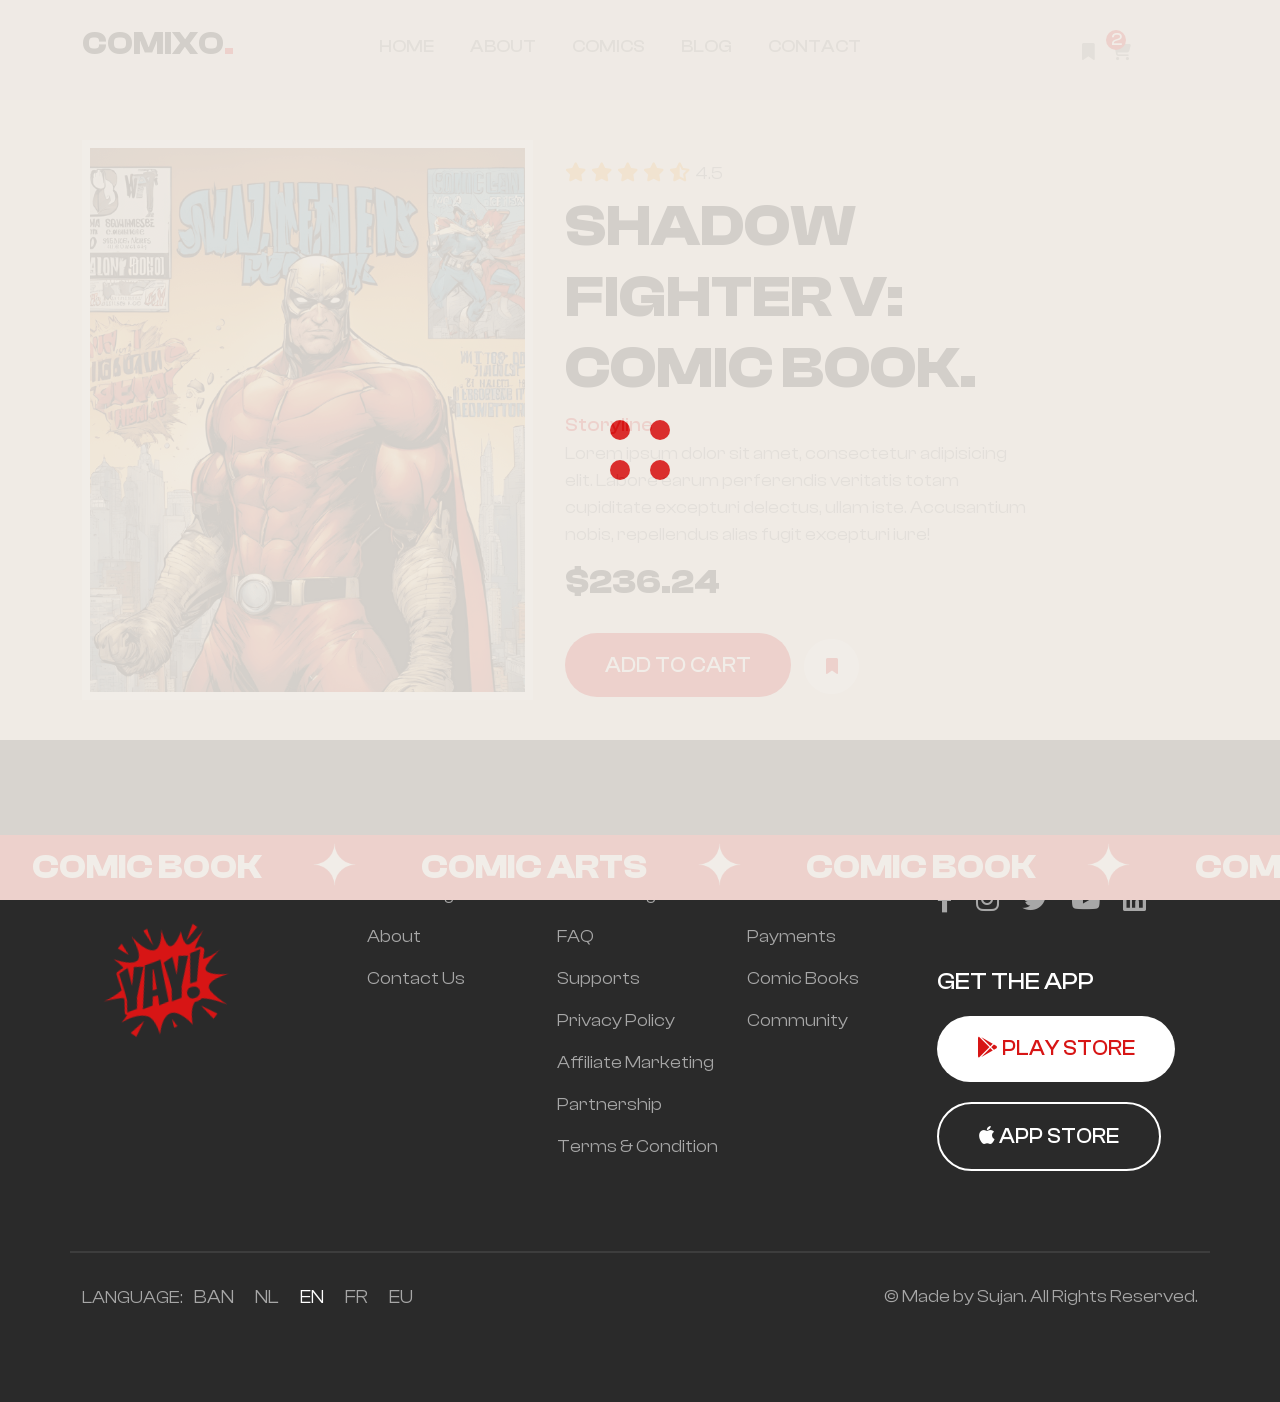
<file: comic_details-super.html>
<!DOCTYPE html>
<html lang="en">
  <meta http-equiv="content-type" content="text/html;charset=UTF-8" />
  <head>
    <meta charset="UTF-8" />
    <meta
      name="viewport"
      content="width=device-width, initial-scale=1, shrink-to-fit=no"
    />
    <meta
      name="keywords"
      content="HTML5, comics, ebook, comic art, anime, comic book, SEO"
    />
    <meta name="description" content="Comixo - Comic Books" />
    <title>Comixo - Comic Books</title>

    <!--font-awesome icons link-->
    <link rel="stylesheet" href="css/all.min.css" />

    <!-- Bootstrap CSS -->
    <link rel="stylesheet" href="css/bootstrap.min.css" />
    <link rel="stylesheet" href="css/slick.css" />
    <link rel="stylesheet" href="css/venobox.min.css" />
    <!--main style file-->
    <link rel="stylesheet" href="css/style.css" />
    <link rel="stylesheet" href="css/responsive.css" />
  </head>

  <body class="inner-page comic-detail-page">
    <!-- perloader -->
    <div id="preloader">
      <div id="loading-center">
        <div id="loading-center-absolute">
          <div class="object" id="object_one"></div>
          <div class="object" id="object_two"></div>
          <div class="object" id="object_three"></div>
          <div class="object" id="object_four"></div>
        </div>
      </div>
    </div>
    <!-- preloader -->

    <!-- HEADER AREA START -->
    <nav class="navbar navbar-expand-lg navbar-light sticky-top">
      <div class="container">
        <a class="navbar-brand" href="index.html">Comixo<span>.</span></a>
        <button
          class="navbar-toggler"
          type="button"
          data-bs-toggle="collapse"
          data-bs-target="#navbarSupportedContent"
          aria-controls="navbarSupportedContent"
          aria-expanded="false"
          aria-label="Toggle navigation"
        >
          <span class="navbar-toggler-icon"></span>
        </button>
        <div class="collapse navbar-collapse" id="navbarSupportedContent">
          <ul class="navbar-nav m-auto mb-2 mt-0 mb-lg-0">
            <li class="nav-item">
              <a class="nav-link" href="index.html">Home</a>
            </li>
            <li class="nav-item">
              <a class="nav-link" href="index.html#about">About</a>
            </li>
            <li class="nav-item">
              <a class="nav-link" href="index.html#new-comics">Comics</a>
            </li>
            <li class="nav-item">
              <a class="nav-link" href="index.html#blog">Blog</a>
            </li>
            <li class="nav-item">
              <a
                class="nav-link"
                data-bs-toggle="modal"
                data-bs-target="#contact-modal"
                >Contact</a
              >
            </li>
          </ul>
          <div class="menu-action d-flex">
            <div class="action-icon">
              <a class="menu-icon" href="bookmark.html"
                ><i class="fa-solid fa-bookmark"></i
              ></a>
              <a class="menu-icon" href="cart.html"
                ><span>2</span><i class="fa-solid fa-cart-shopping"></i
              ></a>
              <a
                data-bs-toggle="offcanvas"
                data-bs-target="#offcanvasRight"
                aria-controls="offcanvasRight"
                class="menu-icon mobile-v-show"
                ><i class="fa-solid fa-magnifying-glass"></i
              ></a>
            </div>
            <a
              href="#"
              class="ham-button"
              data-bs-toggle="offcanvas"
              data-bs-target="#offcanvasRight"
              aria-controls="offcanvasRight"
            >
              <div class="hamburger-menu">
                <div class="nav-line"></div>
              </div>
            </a>
          </div>
        </div>
      </div>
    </nav>
    <!-- right-menu modal -->
    <div
      class="offcanvas offcanvas-end"
      tabindex="-1"
      id="offcanvasRight"
      aria-labelledby="offcanvasRightLabel"
    >
      <div class="offcanvas-header">
        <h5 class="offcanvas-title" id="offcanvasRightLabel">Quick Menu</h5>
        <button
          type="button"
          class="btn-close"
          data-bs-dismiss="offcanvas"
          aria-label="Close"
        ></button>
      </div>
      <div class="offcanvas-body side-menu">
        <form>
          <input
            type="text"
            class="form-control"
            placeholder="Search by Comic Name"
          />
          <button type="submit">
            <i class="fa-solid fa-magnifying-glass"></i>
          </button>
        </form>
        <div class="row">
          <div class="col-lg-6 menu-comic">
            <a href="#"
              ><img src="images/comic1.png" alt="comic" class="img-fluid"
            /></a>
          </div>
          <div class="col-lg-6 menu-comic">
            <a href="#"
              ><img src="images/popular1.png" alt="comic" class="img-fluid"
            /></a>
          </div>
          <div class="col-lg-6 menu-comic">
            <a href="#"
              ><img src="images/popular2.png" alt="comic" class="img-fluid"
            /></a>
          </div>
          <div class="col-lg-6 menu-comic">
            <a href="#"
              ><img src="images/comic3.png" alt="comic" class="img-fluid"
            /></a>
          </div>
        </div>
        <div class="row pt-5">
          <div class="col-lg-12 text-center">
            <a href="#" class="button-primary">Browse All</a>
          </div>
        </div>
        <div class="social-media mobile-v-hide text-center">
          <p>Follow Us</p>
          <a href="#"><i class="fa-brands fa-facebook-f"></i></a>
          <a href="#"><i class="fa-brands fa-twitter"></i></a>
          <a href="#"><i class="fa-brands fa-twitch"></i></a>
          <a href="#"><i class="fa-brands fa-youtube"></i></a>
        </div>
      </div>
    </div>
    <!-- contact modal -->
    <div
      class="modal fade"
      id="contact-modal"
      tabindex="-1"
      aria-labelledby="exampleModalLabel"
      aria-hidden="true"
    >
      <div class="modal-dialog modal-dialog-centered modal-xl">
        <div class="modal-content">
          <div class="modal-header">
            <h5 class="modal-title" id="exampleModalLabel">Contact Us</h5>
            <button
              type="button"
              class="btn-close"
              data-bs-dismiss="modal"
              aria-label="Close"
            ></button>
          </div>
          <form>
            <div class="modal-body">
              <div class="row">
                <div class="col-lg-7">
                  <div class="row">
                    <div class="col-lg-6">
                      <input
                        type="text"
                        class="form-control"
                        placeholder="Your Name"
                      />
                    </div>
                    <div class="col-lg-6">
                      <input
                        type="email"
                        class="form-control"
                        placeholder="Your Email"
                      />
                    </div>
                    <div class="col-lg-6">
                      <input
                        type="text"
                        class="form-control"
                        placeholder="Your Phone"
                      />
                    </div>
                    <div class="col-lg-6">
                      <input
                        type="text"
                        class="form-control"
                        placeholder="Subject"
                      />
                    </div>
                    <div class="col-lg-12">
                      <textarea
                        class="form-control"
                        placeholder="Write Your Comment Here..."
                        rows="3"
                      ></textarea>
                    </div>
                  </div>
                </div>
                <div class="col-lg-5">
                  <div class="contact-item">
                    <p>
                      Lorem ipsum dolor sit amet, consectetur adipisicing elit.
                      Accusamus odit aliquid consectetur, veniam.
                    </p>
                    <div class="row">
                      <div class="col-6 col-lg-6 contact-info">
                        <i class="fa-solid fa-location-dot"></i>
                        <h3>Address:</h3>
                        <p>Dhanmondi Road No. 32, Dhaka.</p>
                      </div>
                      <div class="col-6 col-lg-6 contact-info">
                        <i class="fa-solid fa-phone"></i>
                        <h3>Phone:</h3>
                        <p>+(123) 450 336 789</p>
                      </div>
                      <div class="col-6 col-lg-6 contact-info mb-0">
                        <i class="fa-solid fa-envelope"></i>
                        <h3>Email:</h3>
                        <p>comixo@mail.com</p>
                      </div>
                      <div class="col-6 col-lg-6 contact-info mb-0">
                        <i class="fa-solid fa-wifi"></i>
                        <h3>Connect:</h3>
                        <div class="social">
                          <a href="#"
                            ><i class="fa-brands fa-facebook-f"></i
                          ></a>
                          <a href="#"><i class="fa-brands fa-twitter"></i></a>
                          <a href="#"><i class="fa-brands fa-twitch"></i></a>
                          <a href="#"><i class="fa-brands fa-youtube"></i></a>
                        </div>
                      </div>
                    </div>
                  </div>
                </div>
              </div>
            </div>
            <div class="modal-footer">
              <button type="submit" class="button-primary">Send Message</button>
            </div>
          </form>
        </div>
      </div>
    </div>
    <!-- HEADER AREA ENDS -->

    <!-- comic details -->
    <section id="page-title">
      <div id="backtotop">
        <a href="#page-title" id="backtotop-value"
          ><i class="fa-solid fa-arrow-up"></i
        ></a>
      </div>
    </section>
    <section id="comic-details">
      <div class="container zindex">
        <div class="row details-pos">
          <div class="col-lg-5 comic-detail-img">
            <img src="images/comic1.png" alt="comic-img" class="img-fluid" />
          </div>
          <div class="col-lg-6 comic-detail-txt">
            <div class="stars">
              <i class="fa-solid fa-star"></i>
              <i class="fa-solid fa-star"></i>
              <i class="fa-solid fa-star"></i>
              <i class="fa-solid fa-star"></i>
              <i class="fa-solid fa-star-half-stroke"></i>
              <span>4.5</span>
            </div>
            <h3>Shadow Fighter V: Comic Book.</h3>
            <span>Storyline</span>
            <p>
              Lorem ipsum dolor sit amet, consectetur adipisicing elit. Labore
              earum perferendis veritatis totam cupiditate excepturi delectus,
              ullam iste. Accusantium nobis, repellendus alias fugit excepturi
              iure!
            </p>
            <h4>$236.24</h4>
            <a class="button-primary" href="cart.html">Add To Cart</a>
            <a class="bookmark-btn" href="bookmark.html"
              ><i class="fa-solid fa-bookmark"></i
            ></a>
          </div>
        </div>
      </div>
      <div class="marquee">
        <span class="marquee-1">
          <span class="text"
            >Comic Book<img src="images/star.png" alt="star"
          /></span>
          <span class="text"
            >Comic Arts<img src="images/star.png" alt="star"
          /></span>
          <span class="text"
            >Comic Book<img src="images/star.png" alt="star"
          /></span>
          <span class="text"
            >Comic Arts<img src="images/star.png" alt="star"
          /></span>
          <span class="text"
            >Comic Book<img src="images/star.png" alt="star"
          /></span>
          <span class="text"
            >Comic Arts<img src="images/star.png" alt="star"
          /></span>
          <span class="marquee-2">
            <span class="text"
              >Comic Book<img src="images/star.png" alt="star"
            /></span>
            <span class="text"
              >Comic Arts<img src="images/star.png" alt="star"
            /></span>
            <span class="text"
              >Comic Book<img src="images/star.png" alt="star"
            /></span>
            <span class="text"
              >Comic Arts<img src="images/star.png" alt="star"
            /></span>
            <span class="text"
              >Comic Book<img src="images/star.png" alt="star"
            /></span>
            <span class="text"
              >Comic Arts<img src="images/star.png" alt="star"
            /></span>
          </span>
        </span>
      </div>
    </section>
    <!-- comic details -->

    <!-- FOOTER AREA START -->
    <section id="footer">
      <div class="container">
        <div class="row">
          <div class="col-lg-3 footer-logo">
            <a href="index.html">Comixo<span>.</span></a>
            <img src="images/footer-icon.png" alt="bat-img" />
          </div>
          <div class="col-lg-2 col-md-4 footer-menu">
            <h3>Quick Link</h3>
            <a href="#">Home Page</a>
            <a href="#">About</a>
            <a href="#">Contact Us</a>
          </div>
          <div class="col-lg-2 col-md-4 footer-menu">
            <h3>Community</h3>
            <a href="#">Career Page</a>
            <a href="#">FAQ</a>
            <a href="#">Supports</a>
            <a href="#">Privacy Policy</a>
            <a href="#">Affiliate Marketing</a>
            <a href="#">Partnership</a>
            <a href="#">Terms & Condition</a>
          </div>
          <div class="col-lg-2 col-md-4 footer-menu">
            <h3>Action Link</h3>
            <a href="#">Contact Us</a>
            <a href="#">Payments</a>
            <a href="#">Comic Books</a>
            <a href="#">Community</a>
          </div>
          <div class="col-lg-3 footer-action">
            <h3>Connect Us</h3>
            <div class="footer-social">
              <a href="https://www.facebook.com/sujanchandraroy.1435"
                ><i class="fa-brands fa-facebook-f"></i
              ></a>
              <a href="https://www.instagram.com/sucharbd/"
                ><i class="fa-brands fa-instagram"></i
              ></a>
              <a href="https://x.com/sujanchandrara3"
                ><i class="fa-brands fa-twitter"></i
              ></a>
              <a href="https://www.youtube.com/@Sucharbd"
                ><i class="fa-brands fa-youtube"></i
              ></a>
              <a href="https://www.linkedin.com/in/sujan-chandra-ray-695540204/"
                ><i class="fa-brands fa-linkedin"></i
              ></a>
            </div>
            <h3>Get The App</h3>
            <div class="footer-download">
              <a href="#" class="button-primary android"
                ><i class="fa-brands fa-google-play"></i> Play Store</a
              >
              <a href="#" class="button-primary ios"
                ><i class="fa-brands fa-apple"></i> App Store</a
              >
            </div>
          </div>
        </div>
      </div>
    </section>
    <!-- FOOTER AREA END -->
    <!-- COPY_RIGHT AREA START -->
    <section id="copy_right">
      <div class="container">
        <div class="row copyright-txt">
          <div class="col-lg-6">
            <span>LANGUAGE: </span>
            <a href="#">BAN</a>
            <a href="#">NL</a>
            <a href="#" class="active">EN</a>
            <a href="#">FR</a>
            <a href="#">EU</a>
          </div>
          <div class="col-lg-6 text-end">
            <p>&copy; Made by Sujan. All Rights Reserved.</p>
          </div>
        </div>
      </div>
    </section>
    <!-- COPY_RIGHT AREA END -->
    <!-- JavaScript -->
    <script src="js/jquery-3.6.3.min.js"></script>
    <script src="js/bootstrap.bundle.min.js"></script>
    <script src="js/slick.min.js"></script>
    <script src="js/venobox.min.js"></script>
    <script src="js/counter.js"></script>
    <script src="js/waypoints.min.js"></script>
    <script src="js/custom.js"></script>
  </body>
</html>
</file>
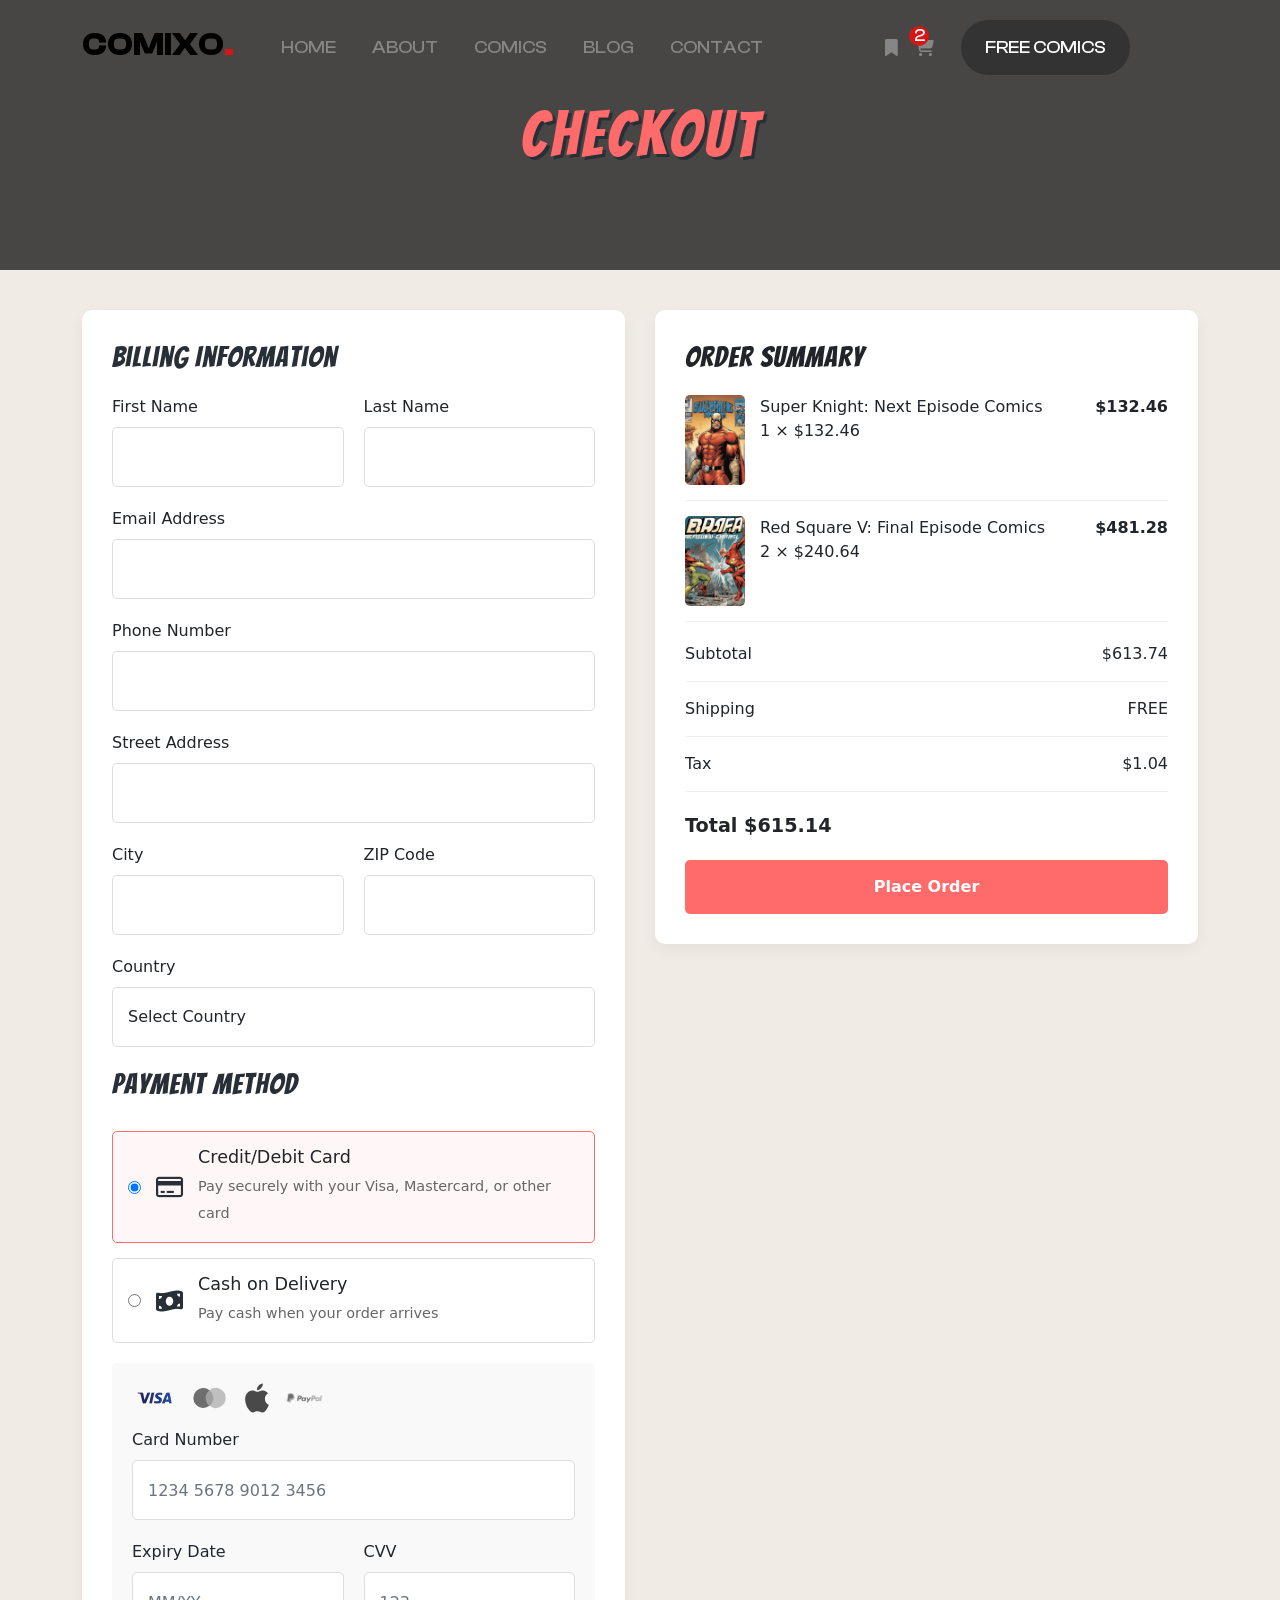
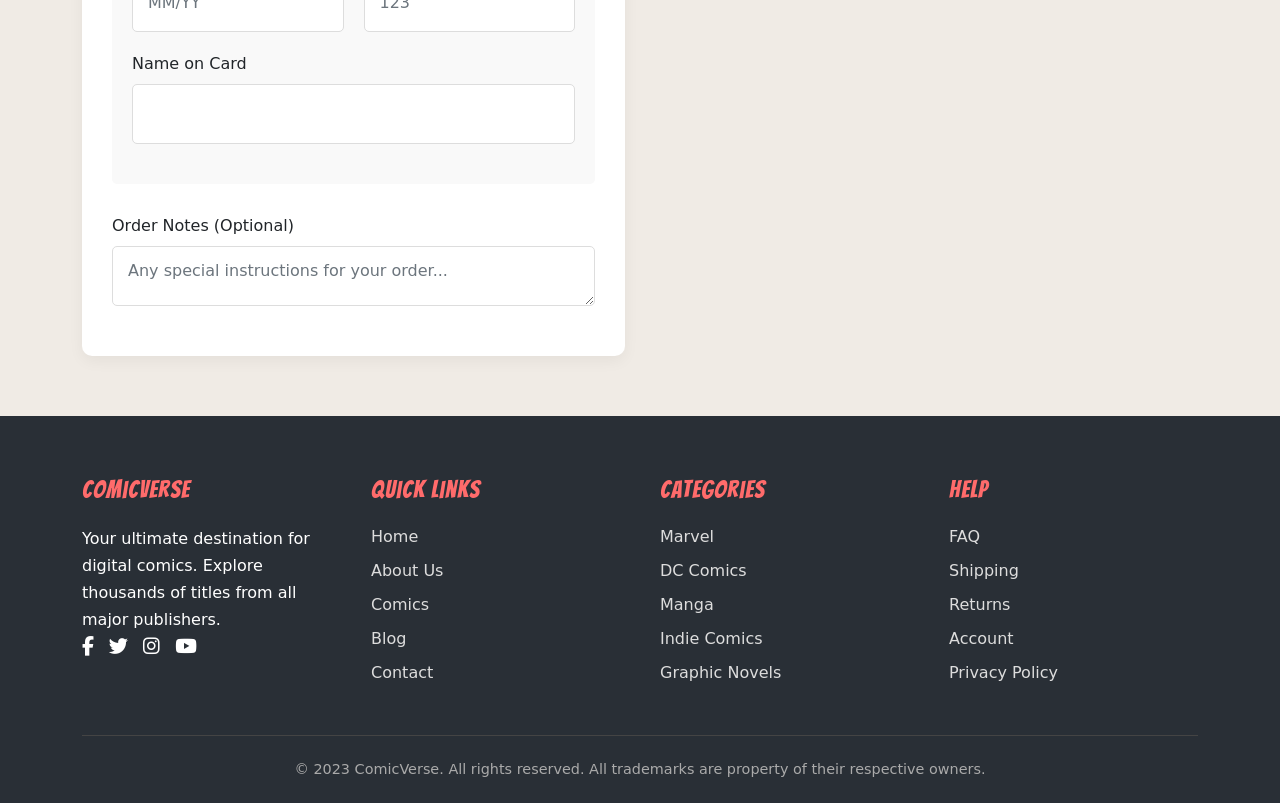
<file: order copy.html>
<!DOCTYPE html>
<html lang="en">
  <head>
    <meta charset="UTF-8" />
    <meta name="viewport" content="width=device-width, initial-scale=1.0" />
    <title>Checkout - ComicVerse</title>
    <link rel="stylesheet" href="css/all.min.css" />

    <!-- Bootstrap CSS -->
    <link rel="stylesheet" href="css/bootstrap.min.css" />
    <link rel="stylesheet" href="css/slick.css" />
    <link rel="stylesheet" href="css/venobox.min.css" />

    <!--main style file-->
    <link rel="stylesheet" href="css/style.css" />
    <link rel="stylesheet" href="css/responsive.css" />
    <link
      rel="stylesheet"
      href="https://cdnjs.cloudflare.com/ajax/libs/font-awesome/6.4.0/css/all.min.css"
    />
    <link
      href="https://fonts.googleapis.com/css2?family=Bangers&family=Roboto:wght@400;700&display=swap"
      rel="stylesheet"
    />
    <style>
      :root {
        --primary: #ff6b6b;
        --secondary: #4ecdc4;
        --dark: #292f36;
        --light: #f7fff7;
        --accent: #ff9f1c;
      }
      /* Checkout Page Styles */
      .checkout-hero {
        background: linear-gradient(rgba(0, 0, 0, 0.7), rgba(0, 0, 0, 0.7)),
          url("https://images.unsplash.com/photo-1608889825103-eb5a6f5ad51d?ixlib=rb-4.0.3&ixid=M3wxMjA3fDB8MHxwaG90by1wYWdlfHx8fGVufDB8fHx8fA%3D%3D&auto=format&fit=crop&w=1470&q=80");
        background-size: cover;
        background-position: center;
        height: 30vh;
        display: flex;
        align-items: center;
        text-align: center;
        color: white;
        margin-bottom: 40px;
      }

      .checkout-hero h1 {
        font-family: "Bangers", cursive;
        font-size: 4rem;
        letter-spacing: 3px;
        color: var(--primary);
        text-shadow: 3px 3px 0 var(--dark);
      }

      .checkout-container {
        display: grid;
        grid-template-columns: 1fr 1fr;
        gap: 30px;
        margin-bottom: 60px;
      }

      .checkout-form {
        background-color: white;
        border-radius: 10px;
        padding: 30px;
        box-shadow: 0 5px 15px rgba(0, 0, 0, 0.05);
      }

      .checkout-form h2 {
        font-family: "Bangers", cursive;
        letter-spacing: 1px;
        margin-bottom: 20px;
        font-size: 1.8rem;
        color: var(--dark);
      }

      .form-group {
        margin-bottom: 20px;
      }

      .form-group label {
        display: block;
        margin-bottom: 8px;
        font-weight: 500;
      }

      .form-control {
        width: 100%;
        padding: 12px 15px;
        border: 1px solid #ddd;
        border-radius: 5px;
        font-size: 1rem;
        transition: border-color 0.3s;
      }

      .form-control:focus {
        outline: none;
        border-color: var(--primary);
      }

      .form-row {
        display: grid;
        grid-template-columns: 1fr 1fr;
        gap: 20px;
      }

      .payment-methods {
        margin: 30px 0;
      }

      .payment-method {
        display: flex;
        align-items: center;
        margin-bottom: 15px;
        padding: 15px;
        border: 1px solid #ddd;
        border-radius: 5px;
        cursor: pointer;
        transition: all 0.3s;
      }

      .payment-method:hover {
        border-color: var(--primary);
      }

      .payment-method.active {
        border-color: var(--primary);
        background-color: rgba(255, 107, 107, 0.05);
      }

      .payment-method input {
        margin-right: 15px;
      }

      .payment-method i {
        font-size: 1.5rem;
        margin-right: 15px;
        color: var(--dark);
      }

      .payment-method .payment-info {
        flex-grow: 1;
      }

      .payment-method h3 {
        font-size: 1.1rem;
        margin-bottom: 5px;
      }

      .payment-method p {
        color: #666;
        font-size: 0.9rem;
      }

      .card-details {
        margin-top: 20px;
        padding: 20px;
        background-color: #f9f9f9;
        border-radius: 5px;
        display: none;
      }

      .card-details.active {
        display: block;
      }

      .card-icons {
        display: flex;
        gap: 10px;
        margin-bottom: 15px;
      }

      .card-icons img {
        height: 30px;
        filter: grayscale(100%);
        opacity: 0.7;
      }

      .card-icons img.active {
        filter: grayscale(0%);
        opacity: 1;
      }

      .checkout-summary {
        background-color: white;
        border-radius: 10px;
        padding: 30px;
        box-shadow: 0 5px 15px rgba(0, 0, 0, 0.05);
        align-self: flex-start;
        position: sticky;
        top: 100px;
      }

      .checkout-summary h2 {
        font-family: "Bangers", cursive;
        letter-spacing: 1px;
        margin-bottom: 20px;
        font-size: 1.8rem;
      }

      .order-items {
        margin-bottom: 20px;
      }

      .order-item {
        display: flex;
        justify-content: space-between;
        margin-bottom: 15px;
        padding-bottom: 15px;
        border-bottom: 1px solid #eee;
      }

      .order-item-info {
        display: flex;
      }

      .order-item img {
        width: 60px;
        height: 90px;
        object-fit: cover;
        border-radius: 5px;
        margin-right: 15px;
      }

      .order-item-title {
        font-weight: 500;
      }

      .order-item-price {
        font-weight: bold;
      }

      .summary-row {
        display: flex;
        justify-content: space-between;
        margin-bottom: 15px;
        padding-bottom: 15px;
        border-bottom: 1px solid #eee;
      }

      .summary-total {
        font-weight: bold;
        font-size: 1.2rem;
        margin: 20px 0;
      }

      .place-order-btn {
        width: 100%;
        padding: 15px;
        background-color: var(--primary);
        color: white;
        border: none;
        border-radius: 5px;
        font-weight: bold;
        font-size: 1rem;
        cursor: pointer;
        transition: background-color 0.3s;
      }

      .place-order-btn:hover {
        background-color: var(--accent);
      }

      .btn {
        display: inline-block;
        background-color: var(--primary);
        color: white;
        padding: 12px 30px;
        border-radius: 30px;
        text-decoration: none;
        font-weight: bold;
        transition: all 0.3s;
        border: none;
        cursor: pointer;
        font-size: 1rem;
      }

      .btn:hover {
        background-color: var(--accent);
        transform: translateY(-3px);
        box-shadow: 0 10px 20px rgba(0, 0, 0, 0.1);
      }

      /* Footer */
      footer {
        background-color: var(--dark);
        color: white;
        padding: 60px 0 20px;
      }

      .footer-container {
        display: grid;
        grid-template-columns: repeat(auto-fit, minmax(200px, 1fr));
        gap: 40px;
        margin-bottom: 40px;
      }

      .footer-col h3 {
        font-family: "Bangers", cursive;
        letter-spacing: 1px;
        margin-bottom: 20px;
        color: var(--primary);
        font-size: 1.5rem;
      }

      .footer-col ul {
        list-style: none;
      }

      .footer-col ul li {
        margin-bottom: 10px;
      }

      .footer-col ul li a {
        color: #ddd;
        text-decoration: none;
        transition: color 0.3s;
      }

      .footer-col ul li a:hover {
        color: var(--primary);
      }

      .social-links {
        display: flex;
        gap: 15px;
      }

      .social-links a {
        color: white;
        font-size: 1.2rem;
        transition: color 0.3s;
      }

      .social-links a:hover {
        color: var(--primary);
      }

      .copyright {
        text-align: center;
        padding-top: 20px;
        border-top: 1px solid #444;
        color: #aaa;
        font-size: 0.9rem;
      }

      /* Success Modal */
      .modal {
        display: none;
        position: fixed;
        top: 0;
        left: 0;
        width: 100%;
        height: 100%;
        background-color: rgba(0, 0, 0, 0.7);
        z-index: 1000;
        justify-content: center;
        align-items: center;
      }

      .modal-content {
        background-color: white;
        padding: 40px;
        border-radius: 10px;
        text-align: center;
        max-width: 500px;
        width: 90%;
        box-shadow: 0 5px 30px rgba(0, 0, 0, 0.3);
        animation: modalFadeIn 0.3s;
      }

      @keyframes modalFadeIn {
        from {
          opacity: 0;
          transform: translateY(-50px);
        }
        to {
          opacity: 1;
          transform: translateY(0);
        }
      }

      .modal-icon {
        font-size: 4rem;
        color: var(--primary);
        margin-bottom: 20px;
      }

      .modal h2 {
        font-family: "Bangers", cursive;
        letter-spacing: 1px;
        margin-bottom: 15px;
        font-size: 2rem;
      }

      .modal p {
        margin-bottom: 25px;
        font-size: 1.1rem;
      }

      /* Mobile Responsiveness */
      @media (max-width: 992px) {
        .checkout-container {
          grid-template-columns: 1fr;
        }

        .checkout-summary {
          position: static;
        }
      }

      @media (max-width: 768px) {
        .checkout-hero h1 {
          font-size: 2.5rem;
        }

        .form-row {
          grid-template-columns: 1fr;
          gap: 0;
        }
      }

      @media (max-width: 480px) {
        .header-container {
          flex-direction: row;
          justify-content: space-between;
        }

        .logo {
          margin-bottom: 0;
          font-size: 1.8rem;
        }

        nav {
          display: none;
        }

        .mobile-menu-btn {
          display: block;
        }

        .header-icons {
          margin-top: 0;
        }

        .checkout-hero h1 {
          font-size: 2rem;
        }

        .order-item {
          flex-direction: column;
        }

        .order-item-price {
          margin-top: 10px;
          text-align: right;
        }
      }
    </style>
  </head>
  <body>
    <!-- Header -->
    <nav class="navbar navbar-expand-lg navbar-light sticky-top">
      <div class="container">
        <a class="navbar-brand" href="index.html">Comixo<span>.</span></a>
        <button
          class="navbar-toggler"
          type="button"
          data-bs-toggle="collapse"
          data-bs-target="#navbarSupportedContent"
          aria-controls="navbarSupportedContent"
          aria-expanded="false"
          aria-label="Toggle navigation"
        >
          <span class="navbar-toggler-icon"></span>
        </button>
        <div class="collapse navbar-collapse" id="navbarSupportedContent">
          <ul class="navbar-nav m-auto mb-2 mt-0 mb-lg-0">
            <li class="nav-item">
              <a class="nav-link" href="#banner">Home</a>
            </li>
            <li class="nav-item">
              <a class="nav-link" href="#about">About</a>
            </li>
            <li class="nav-item">
              <a class="nav-link" href="#new-comics">Comics</a>
            </li>
            <li class="nav-item">
              <a class="nav-link" href="#blog">Blog</a>
            </li>
            <li class="nav-item">
              <a
                class="nav-link"
                data-bs-toggle="modal"
                data-bs-target="#contact-modal"
                >Contact</a
              >
            </li>
          </ul>
          <div class="menu-action d-flex">
            <div class="action-icon">
              <a class="menu-icon" href="bookmark.html"
                ><i class="fa-solid fa-bookmark"></i
              ></a>
              <a class="menu-icon" href="cart.html"
                ><span>2</span><i class="fa-solid fa-cart-shopping"></i
              ></a>
              <a
                data-bs-toggle="offcanvas"
                data-bs-target="#offcanvasRight"
                aria-controls="offcanvasRight"
                class="menu-icon mobile-v-show"
                ><i class="fa-solid fa-magnifying-glass"></i
              ></a>
            </div>
            <a href="#" class="button-secondary">Free Comics</a>
            <a
              href="#"
              class="ham-button"
              data-bs-toggle="offcanvas"
              data-bs-target="#offcanvasRight"
              aria-controls="offcanvasRight"
            >
              <div class="hamburger-menu">
                <div class="nav-line"></div>
              </div>
            </a>
          </div>
        </div>
      </div>
    </nav>

    <!-- Checkout Hero -->
    <section class="checkout-hero">
      <div class="container">
        <h1>Checkout</h1>
      </div>
    </section>

    <!-- Checkout Content -->
    <div class="container checkout-container">
      <div class="checkout-form">
        <h2>Billing Information</h2>
        <form id="checkoutForm">
          <div class="form-row">
            <div class="form-group">
              <label for="firstName">First Name</label>
              <input type="text" id="firstName" class="form-control" required />
            </div>
            <div class="form-group">
              <label for="lastName">Last Name</label>
              <input type="text" id="lastName" class="form-control" required />
            </div>
          </div>

          <div class="form-group">
            <label for="email">Email Address</label>
            <input type="email" id="email" class="form-control" required />
          </div>

          <div class="form-group">
            <label for="phone">Phone Number</label>
            <input type="tel" id="phone" class="form-control" required />
          </div>

          <div class="form-group">
            <label for="address">Street Address</label>
            <input type="text" id="address" class="form-control" required />
          </div>

          <div class="form-row">
            <div class="form-group">
              <label for="city">City</label>
              <input type="text" id="city" class="form-control" required />
            </div>
            <div class="form-group">
              <label for="zip">ZIP Code</label>
              <input type="text" id="zip" class="form-control" required />
            </div>
          </div>

          <div class="form-group">
            <label for="country">Country</label>
            <select id="country" class="form-control" required>
              <option value="">Select Country</option>
              <option value="US">United States</option>
              <option value="UK">United Kingdom</option>
              <option value="CA">Canada</option>
              <option value="AU">Australia</option>
              <option value="JP">Japan</option>
              <option value="DE">Germany</option>
              <option value="FR">France</option>
            </select>
          </div>

          <h2>Payment Method</h2>
          <div class="payment-methods">
            <div class="payment-method active" id="creditCardMethod">
              <input
                type="radio"
                name="paymentMethod"
                id="creditCard"
                value="creditCard"
                checked
              />
              <i class="far fa-credit-card"></i>
              <div class="payment-info">
                <h3>Credit/Debit Card</h3>
                <p>Pay securely with your Visa, Mastercard, or other card</p>
              </div>
            </div>

            <div class="payment-method" id="codMethod">
              <input type="radio" name="paymentMethod" id="cod" value="cod" />
              <i class="fas fa-money-bill-wave"></i>
              <div class="payment-info">
                <h3>Cash on Delivery</h3>
                <p>Pay cash when your order arrives</p>
              </div>
            </div>

            <div class="card-details active" id="creditCardDetails">
              <div class="card-icons">
                <img src="images/Visa.svg" alt="Visa" class="active" />
                <img src="images/Mastercard.svg" alt="Mastercard" />
                <img src="images/apple-original.svg" alt="Apple Pay" />
                <img src="images/PayPal.png" alt="PayPal" />
              </div>

              <div class="form-group">
                <label for="cardNumber">Card Number</label>
                <input
                  type="text"
                  id="cardNumber"
                  class="form-control"
                  placeholder="1234 5678 9012 3456"
                />
              </div>

              <div class="form-row">
                <div class="form-group">
                  <label for="expiryDate">Expiry Date</label>
                  <input
                    type="text"
                    id="expiryDate"
                    class="form-control"
                    placeholder="MM/YY"
                  />
                </div>
                <div class="form-group">
                  <label for="cvv">CVV</label>
                  <input
                    type="text"
                    id="cvv"
                    class="form-control"
                    placeholder="123"
                  />
                </div>
              </div>

              <div class="form-group">
                <label for="cardName">Name on Card</label>
                <input type="text" id="cardName" class="form-control" />
              </div>
            </div>

            <div class="card-details" id="codDetails">
              <p>
                You'll pay cash when your order arrives. Please have exact
                change ready.
              </p>
              <p>
                <strong>Note:</strong> A $2.00 cash handling fee will be added
                to your order total.
              </p>
            </div>
          </div>

          <div class="form-group">
            <label for="orderNotes">Order Notes (Optional)</label>
            <textarea
              id="orderNotes"
              class="form-control"
              rows="4"
              placeholder="Any special instructions for your order..."
            ></textarea>
          </div>
        </form>
      </div>

      <div class="checkout-summary">
        <h2>Order Summary</h2>

        <div class="order-items">
          <div class="order-item">
            <div class="order-item-info">
              <img src="images/comic1.png" alt="Batman: Evolution" />
              <div>
                <div class="order-item-title">
                  Super Knight: Next Episode Comics
                </div>
                <div>1 × $132.46</div>
              </div>
            </div>
            <div class="order-item-price">$132.46</div>
          </div>

          <div class="order-item">
            <div class="order-item-info">
              <img src="images/popular1.png" alt="Spider-Man: No Way Home" />
              <div>
                <div class="order-item-title">
                  Red Square V: Final Episode Comics
                </div>
                <div>2 × $240.64</div>
              </div>
            </div>
            <div class="order-item-price">$481.28</div>
          </div>
        </div>

        <div class="summary-row">
          <span>Subtotal</span>
          <span>$613.74</span>
        </div>
        <div class="summary-row">
          <span>Shipping</span>
          <span>FREE</span>
        </div>
        <div class="summary-row">
          <span>Tax</span>
          <span>$1.04</span>
        </div>
        <div class="summary-total">
          <span>Total</span>
          <span>$615.14</span>
        </div>

        <button class="place-order-btn" id="placeOrderBtn">Place Order</button>
      </div>
    </div>

    <!-- Footer -->
    <footer>
      <div class="container">
        <div class="footer-container">
          <div class="footer-col">
            <h3>ComicVerse</h3>
            <p>
              Your ultimate destination for digital comics. Explore thousands of
              titles from all major publishers.
            </p>
            <div class="social-links">
              <a href="#"><i class="fab fa-facebook-f"></i></a>
              <a href="#"><i class="fab fa-twitter"></i></a>
              <a href="#"><i class="fab fa-instagram"></i></a>
              <a href="#"><i class="fab fa-youtube"></i></a>
            </div>
          </div>

          <div class="footer-col">
            <h3>Quick Links</h3>
            <ul>
              <li><a href="index.html">Home</a></li>
              <li><a href="about.html">About Us</a></li>
              <li><a href="comics.html">Comics</a></li>
              <li><a href="blog.html">Blog</a></li>
              <li><a href="contact.html">Contact</a></li>
            </ul>
          </div>

          <div class="footer-col">
            <h3>Categories</h3>
            <ul>
              <li><a href="#">Marvel</a></li>
              <li><a href="#">DC Comics</a></li>
              <li><a href="#">Manga</a></li>
              <li><a href="#">Indie Comics</a></li>
              <li><a href="#">Graphic Novels</a></li>
            </ul>
          </div>

          <div class="footer-col">
            <h3>Help</h3>
            <ul>
              <li><a href="#">FAQ</a></li>
              <li><a href="#">Shipping</a></li>
              <li><a href="#">Returns</a></li>
              <li><a href="#">Account</a></li>
              <li><a href="#">Privacy Policy</a></li>
            </ul>
          </div>
        </div>

        <div class="copyright">
          <p>
            &copy; 2023 ComicVerse. All rights reserved. All trademarks are
            property of their respective owners.
          </p>
        </div>
      </div>
    </footer>

    <!-- Success Modal -->
    <div class="modal" id="successModal">
      <div class="modal-content">
        <div class="modal-icon">
          <i class="fas fa-check-circle"></i>
        </div>
        <h2>Order Placed Successfully!</h2>
        <p>
          Thank you for your purchase. Your order #COMIC12345 has been
          confirmed. You'll receive an email with your order details shortly.
        </p>
        <a href="index.html" class="btn">Back to Home</a>
      </div>
    </div>

    <script>
      // DOM Elements
      const checkoutForm = document.getElementById("checkoutForm");
      const placeOrderBtn = document.getElementById("placeOrderBtn");
      const creditCardMethod = document.getElementById("creditCardMethod");
      const codMethod = document.getElementById("codMethod");
      const creditCardDetails = document.getElementById("creditCardDetails");
      const codDetails = document.getElementById("codDetails");
      const cardIcons = document.querySelectorAll(".card-icons img");
      const successModal = document.getElementById("successModal");

      // Payment Method Toggle
      creditCardMethod.addEventListener("click", function () {
        creditCardMethod.classList.add("active");
        codMethod.classList.remove("active");
        creditCardDetails.classList.add("active");
        codDetails.classList.remove("active");
        document.getElementById("creditCard").checked = true;
      });

      codMethod.addEventListener("click", function () {
        codMethod.classList.add("active");
        creditCardMethod.classList.remove("active");
        codDetails.classList.add("active");
        creditCardDetails.classList.remove("active");
        document.getElementById("cod").checked = true;
      });

      // Card Icon Selection
      cardIcons.forEach((icon) => {
        icon.addEventListener("click", function () {
          cardIcons.forEach((i) => i.classList.remove("active"));
          this.classList.add("active");
        });
      });

      // Form Validation
      function validateForm() {
        const firstName = document.getElementById("firstName").value;
        const lastName = document.getElementById("lastName").value;
        const email = document.getElementById("email").value;
        const phone = document.getElementById("phone").value;
        const address = document.getElementById("address").value;
        const city = document.getElementById("city").value;
        const zip = document.getElementById("zip").value;
        const country = document.getElementById("country").value;

        if (
          !firstName ||
          !lastName ||
          !email ||
          !phone ||
          !address ||
          !city ||
          !zip ||
          !country
        ) {
          alert("Please fill in all required fields.");
          return false;
        }

        // Validate email format
        const emailRegex = /^[^\s@]+@[^\s@]+\.[^\s@]+$/;
        if (!emailRegex.test(email)) {
          alert("Please enter a valid email address.");
          return false;
        }

        // If credit card is selected, validate card details
        if (document.getElementById("creditCard").checked) {
          const cardNumber = document.getElementById("cardNumber").value;
          const expiryDate = document.getElementById("expiryDate").value;
          const cvv = document.getElementById("cvv").value;
          const cardName = document.getElementById("cardName").value;

          if (!cardNumber || !expiryDate || !cvv || !cardName) {
            alert("Please fill in all credit card details.");
            return false;
          }

          // Simple card number validation (just checks length)
          const cleanedCardNumber = cardNumber.replace(/\s+/g, "");
          if (cleanedCardNumber.length < 15 || cleanedCardNumber.length > 16) {
            alert("Please enter a valid card number.");
            return false;
          }

          // Simple expiry date validation
          const expiryRegex = /^(0[1-9]|1[0-2])\/?([0-9]{2})$/;
          if (!expiryRegex.test(expiryDate)) {
            alert("Please enter a valid expiry date in MM/YY format.");
            return false;
          }

          // Simple CVV validation
          if (cvv.length < 3 || cvv.length > 4) {
            alert("Please enter a valid CVV (3-4 digits).");
            return false;
          }
        }

        return true;
      }

      // Place Order Button
      placeOrderBtn.addEventListener("click", function () {
        if (validateForm()) {
          // In a real application, this would send the data to a server
          // For this demo, we'll just show a success message
          successModal.style.display = "flex";

          // Reset form (in a real app, this would happen after successful server response)
          checkoutForm.reset();

          // Scroll to top to show the modal
          window.scrollTo(0, 0);
        }
      });

      // Close modal when clicking outside
      window.addEventListener("click", function (event) {
        if (event.target === successModal) {
          successModal.style.display = "none";
        }
      });

      // Mobile Menu Toggle
      const mobileMenuBtn = document.querySelector(".mobile-menu-btn");
      const nav = document.querySelector("nav");

      mobileMenuBtn.addEventListener("click", () => {
        nav.style.display = nav.style.display === "block" ? "none" : "block";
      });

      // Card Number Formatting
      const cardNumberInput = document.getElementById("cardNumber");
      if (cardNumberInput) {
        cardNumberInput.addEventListener("input", function (e) {
          // Remove all non-digit characters
          let value = this.value.replace(/\D/g, "");

          // Add space after every 4 digits
          value = value.replace(/(\d{4})(?=\d)/g, "$1 ");

          // Update the input value
          this.value = value;
        });
      }

      // Expiry Date Formatting
      const expiryDateInput = document.getElementById("expiryDate");
      if (expiryDateInput) {
        expiryDateInput.addEventListener("input", function (e) {
          // Remove all non-digit and non-slash characters
          let value = this.value.replace(/[^\d\/]/g, "");

          // Add slash after 2 digits if not already present
          if (value.length === 2 && !value.includes("/")) {
            value = value + "/";
          }

          // Update the input value
          this.value = value;
        });
      }

      // CVV Formatting - only allow digits
      const cvvInput = document.getElementById("cvv");
      if (cvvInput) {
        cvvInput.addEventListener("input", function (e) {
          this.value = this.value.replace(/\D/g, "");
        });
      }
    </script>
  </body>
</html>
</file>
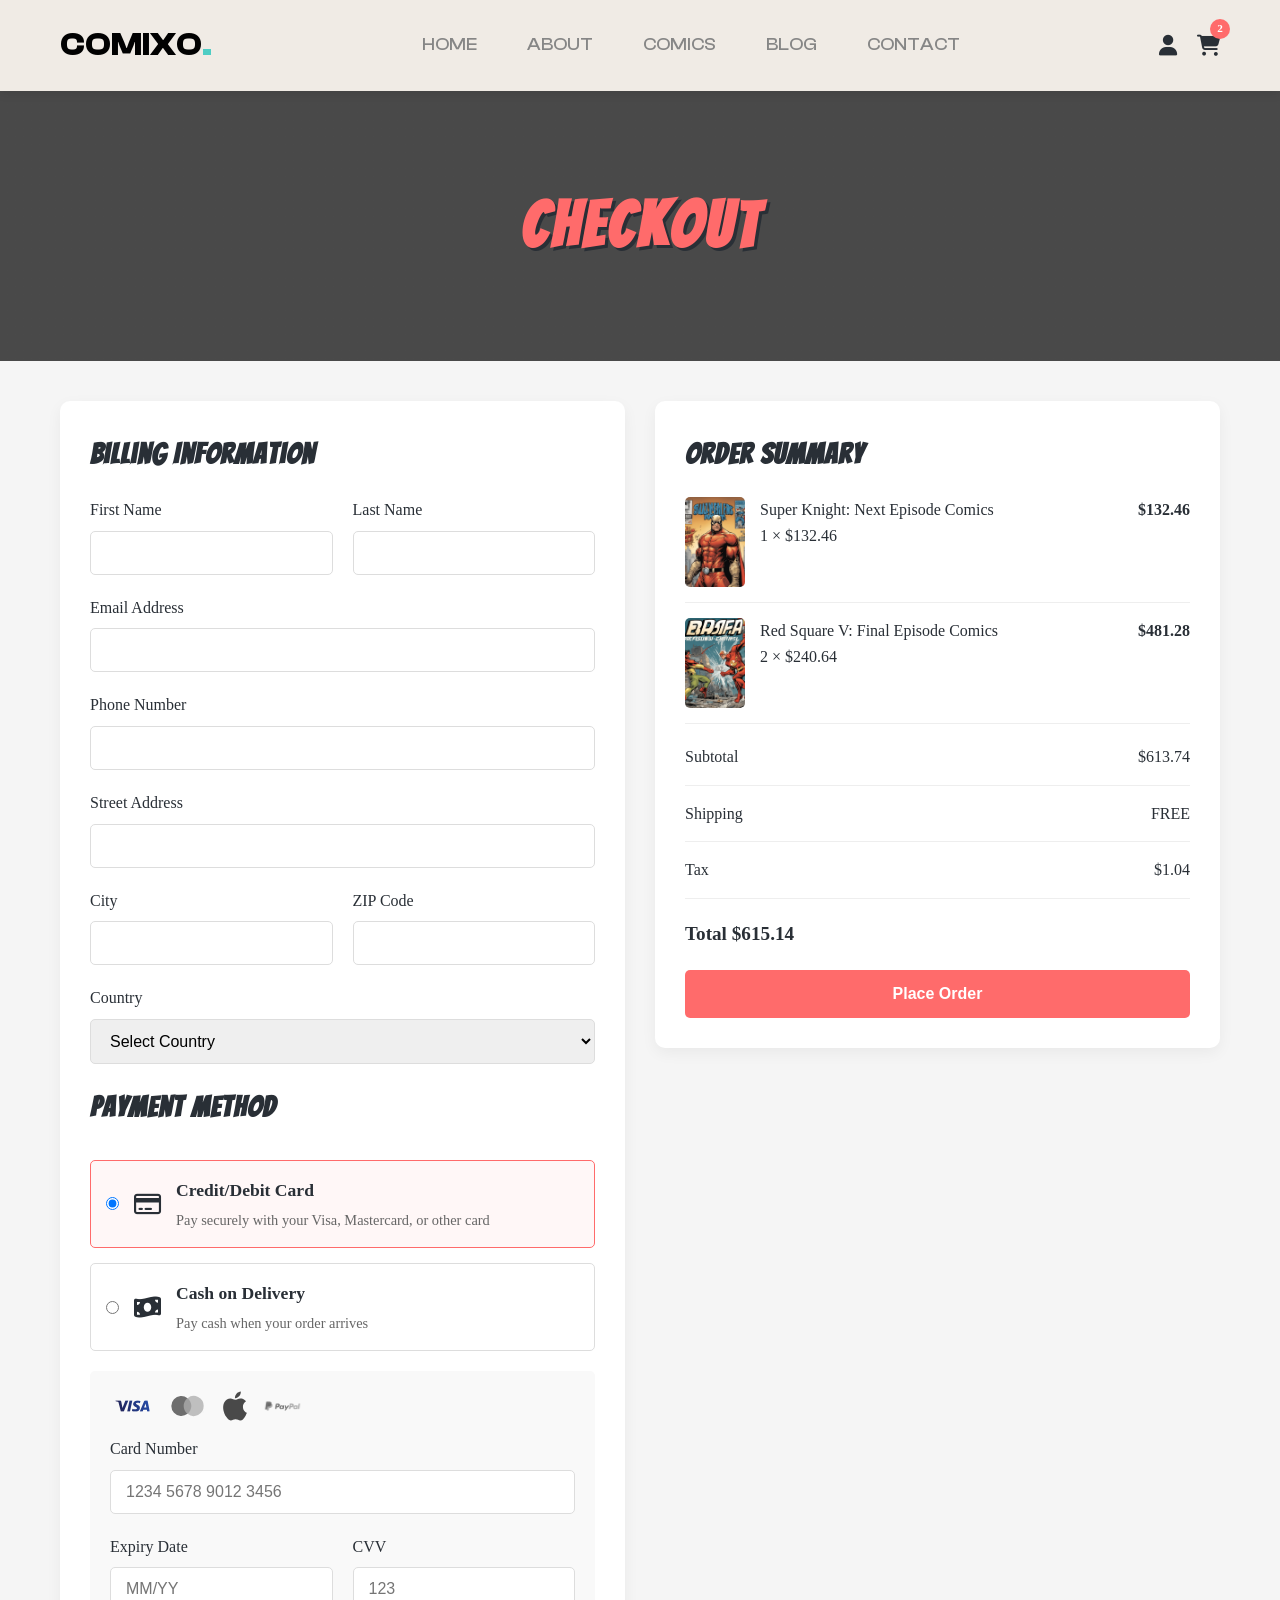
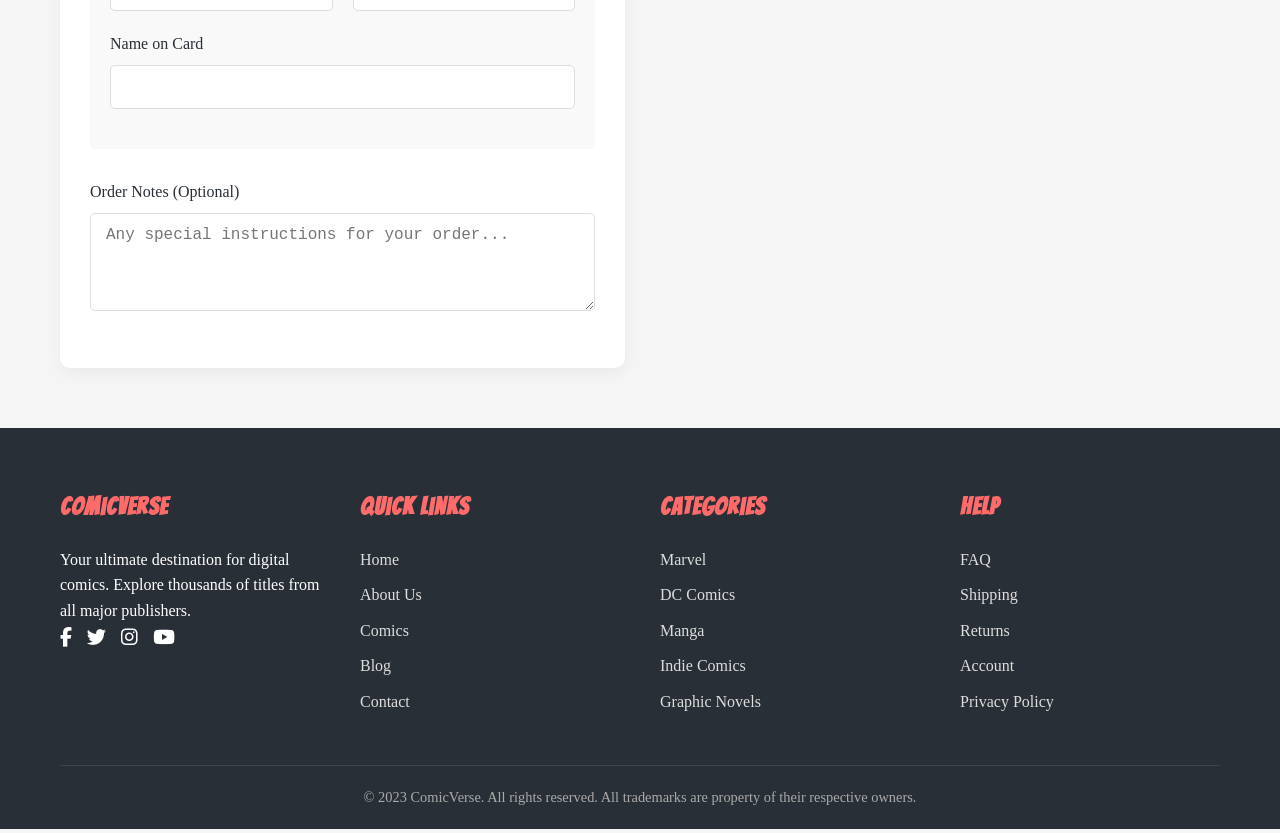
<file: order.html>
<!DOCTYPE html>
<html lang="en">
  <head>
    <meta charset="UTF-8" />
    <meta name="viewport" content="width=device-width, initial-scale=1.0" />
    <title>Checkout - ComicVerse</title>
    <link rel="stylesheet" href="css/all.min.css" />
    <link
      rel="stylesheet"
      href="https://cdnjs.cloudflare.com/ajax/libs/font-awesome/6.4.0/css/all.min.css"
    />
    <link
      href="https://fonts.googleapis.com/css2?family=Bangers&family=Roboto:wght@400;700&display=swap"
      rel="stylesheet"
    />
    <style>
      :root {
        --primary: #ff6b6b;
        --secondary: #4ecdc4;
        --dark: #292f36;
        --light: #f7fff7;
        --accent: #ff9f1c;
      }

      * {
        margin: 0;
        padding: 0;
        box-sizing: border-box;
      }
      @font-face {
        src: url(fonts/ClashDisplay-Bold.ttf);
        font-family: cb;
      }

      @font-face {
        src: url(fonts/ClashDisplay-Medium.ttf);
        font-family: cm;
      }

      @font-face {
        src: url(fonts/ClashDisplay-Regular.ttf);
        font-family: cr;
      }

      body {
        background-color: #f5f5f5;
        color: var(--dark);
        line-height: 1.6;
      }

      .container {
        max-width: 1200px;
        margin: 0 auto;
        padding: 0 20px;
      }

      /* Header Styles */
      header {
        background-color: #f0ebe5;
        color: var(--dark);
        padding: 20px 0;
        position: sticky;
        top: 0;
        z-index: 100;
        box-shadow: 0 2px 10px rgba(0, 0, 0, 0.1);
      }

      .header-container {
        display: flex;
        justify-content: space-between;
        align-items: center;
      }

      .logo {
        font-size: 32px;
        font-family: cb;
        text-transform: uppercase;
        color: #010101;
        padding-top: 0;
        font-weight: 700;
        text-decoration: none;
      }

      .logo span {
        color: var(--secondary);
      }

      nav ul {
        display: flex;
        list-style: none;
      }

      nav ul li {
        margin-left: 30px;
      }

      nav ul li a {
        font-family: cm;
        font-size: 18px;
        text-transform: uppercase;
        font-weight: 200;
        margin: 0 10px;
        color: #868686;
        text-decoration: none;
        transition: color 0.3s;
      }

      nav ul li a:hover {
        color: var(--primary);
      }

      .header-icons {
        display: flex;
        align-items: center;
      }

      .header-icons a {
        color: var(--dark);
        margin-left: 20px;
        font-size: 1.3rem;
        position: relative;
        transition: color 0.3s;
      }

      .header-icons a:hover {
        color: var(--primary);
      }

      .cart-count {
        position: absolute;
        top: -10px;
        right: -10px;
        background-color: var(--primary);
        color: white;
        border-radius: 50%;
        width: 20px;
        height: 20px;
        display: flex;
        justify-content: center;
        align-items: center;
        font-size: 0.7rem;
        font-weight: bold;
      }

      .mobile-menu-btn {
        display: none;
        background: none;
        border: none;
        color: var(--light);
        font-size: 1.5rem;
        cursor: pointer;
      }

      /* Checkout Page Styles */
      .checkout-hero {
        background: linear-gradient(rgba(0, 0, 0, 0.7), rgba(0, 0, 0, 0.7)),
          url("https://images.unsplash.com/photo-1608889825103-eb5a6f5ad51d?ixlib=rb-4.0.3&ixid=M3wxMjA3fDB8MHxwaG90by1wYWdlfHx8fGVufDB8fHx8fA%3D%3D&auto=format&fit=crop&w=1470&q=80");
        background-size: cover;
        background-position: center;
        height: 30vh;
        display: flex;
        align-items: center;
        text-align: center;
        color: white;
        margin-bottom: 40px;
      }

      .checkout-hero h1 {
        font-family: "Bangers", cursive;
        font-size: 4rem;
        letter-spacing: 3px;
        color: var(--primary);
        text-shadow: 3px 3px 0 var(--dark);
      }

      .checkout-container {
        display: grid;
        grid-template-columns: 1fr 1fr;
        gap: 30px;
        margin-bottom: 60px;
      }

      .checkout-form {
        background-color: white;
        border-radius: 10px;
        padding: 30px;
        box-shadow: 0 5px 15px rgba(0, 0, 0, 0.05);
      }

      .checkout-form h2 {
        font-family: "Bangers", cursive;
        letter-spacing: 1px;
        margin-bottom: 20px;
        font-size: 1.8rem;
        color: var(--dark);
      }

      .form-group {
        margin-bottom: 20px;
      }

      .form-group label {
        display: block;
        margin-bottom: 8px;
        font-weight: 500;
      }

      .form-control {
        width: 100%;
        padding: 12px 15px;
        border: 1px solid #ddd;
        border-radius: 5px;
        font-size: 1rem;
        transition: border-color 0.3s;
      }

      .form-control:focus {
        outline: none;
        border-color: var(--primary);
      }

      .form-row {
        display: grid;
        grid-template-columns: 1fr 1fr;
        gap: 20px;
      }

      .payment-methods {
        margin: 30px 0;
      }

      .payment-method {
        display: flex;
        align-items: center;
        margin-bottom: 15px;
        padding: 15px;
        border: 1px solid #ddd;
        border-radius: 5px;
        cursor: pointer;
        transition: all 0.3s;
      }

      .payment-method:hover {
        border-color: var(--primary);
      }

      .payment-method.active {
        border-color: var(--primary);
        background-color: rgba(255, 107, 107, 0.05);
      }

      .payment-method input {
        margin-right: 15px;
      }

      .payment-method i {
        font-size: 1.5rem;
        margin-right: 15px;
        color: var(--dark);
      }

      .payment-method .payment-info {
        flex-grow: 1;
      }

      .payment-method h3 {
        font-size: 1.1rem;
        margin-bottom: 5px;
      }

      .payment-method p {
        color: #666;
        font-size: 0.9rem;
      }

      .card-details {
        margin-top: 20px;
        padding: 20px;
        background-color: #f9f9f9;
        border-radius: 5px;
        display: none;
      }

      .card-details.active {
        display: block;
      }

      .card-icons {
        display: flex;
        gap: 10px;
        margin-bottom: 15px;
      }

      .card-icons img {
        height: 30px;
        filter: grayscale(100%);
        opacity: 0.7;
      }

      .card-icons img.active {
        filter: grayscale(0%);
        opacity: 1;
      }

      .checkout-summary {
        background-color: white;
        border-radius: 10px;
        padding: 30px;
        box-shadow: 0 5px 15px rgba(0, 0, 0, 0.05);
        align-self: flex-start;
        position: sticky;
        top: 100px;
      }

      .checkout-summary h2 {
        font-family: "Bangers", cursive;
        letter-spacing: 1px;
        margin-bottom: 20px;
        font-size: 1.8rem;
      }

      .order-items {
        margin-bottom: 20px;
      }

      .order-item {
        display: flex;
        justify-content: space-between;
        margin-bottom: 15px;
        padding-bottom: 15px;
        border-bottom: 1px solid #eee;
      }

      .order-item-info {
        display: flex;
      }

      .order-item img {
        width: 60px;
        height: 90px;
        object-fit: cover;
        border-radius: 5px;
        margin-right: 15px;
      }

      .order-item-title {
        font-weight: 500;
      }

      .order-item-price {
        font-weight: bold;
      }

      .summary-row {
        display: flex;
        justify-content: space-between;
        margin-bottom: 15px;
        padding-bottom: 15px;
        border-bottom: 1px solid #eee;
      }

      .summary-total {
        font-weight: bold;
        font-size: 1.2rem;
        margin: 20px 0;
      }

      .place-order-btn {
        width: 100%;
        padding: 15px;
        background-color: var(--primary);
        color: white;
        border: none;
        border-radius: 5px;
        font-weight: bold;
        font-size: 1rem;
        cursor: pointer;
        transition: background-color 0.3s;
      }

      .place-order-btn:hover {
        background-color: var(--accent);
      }

      .btn {
        display: inline-block;
        background-color: var(--primary);
        color: white;
        padding: 12px 30px;
        border-radius: 30px;
        text-decoration: none;
        font-weight: bold;
        transition: all 0.3s;
        border: none;
        cursor: pointer;
        font-size: 1rem;
      }

      .btn:hover {
        background-color: var(--accent);
        transform: translateY(-3px);
        box-shadow: 0 10px 20px rgba(0, 0, 0, 0.1);
      }

      /* Footer */
      footer {
        background-color: var(--dark);
        color: white;
        padding: 60px 0 20px;
      }

      .footer-container {
        display: grid;
        grid-template-columns: repeat(auto-fit, minmax(200px, 1fr));
        gap: 40px;
        margin-bottom: 40px;
      }

      .footer-col h3 {
        font-family: "Bangers", cursive;
        letter-spacing: 1px;
        margin-bottom: 20px;
        color: var(--primary);
        font-size: 1.5rem;
      }

      .footer-col ul {
        list-style: none;
      }

      .footer-col ul li {
        margin-bottom: 10px;
      }

      .footer-col ul li a {
        color: #ddd;
        text-decoration: none;
        transition: color 0.3s;
      }

      .footer-col ul li a:hover {
        color: var(--primary);
      }

      .social-links {
        display: flex;
        gap: 15px;
      }

      .social-links a {
        color: white;
        font-size: 1.2rem;
        transition: color 0.3s;
      }

      .social-links a:hover {
        color: var(--primary);
      }

      .copyright {
        text-align: center;
        padding-top: 20px;
        border-top: 1px solid #444;
        color: #aaa;
        font-size: 0.9rem;
      }

      /* Success Modal */
      .modal {
        display: none;
        position: fixed;
        top: 0;
        left: 0;
        width: 100%;
        height: 100%;
        background-color: rgba(0, 0, 0, 0.7);
        z-index: 1000;
        justify-content: center;
        align-items: center;
      }

      .modal-content {
        background-color: white;
        padding: 40px;
        border-radius: 10px;
        text-align: center;
        max-width: 500px;
        width: 90%;
        box-shadow: 0 5px 30px rgba(0, 0, 0, 0.3);
        animation: modalFadeIn 0.3s;
      }

      @keyframes modalFadeIn {
        from {
          opacity: 0;
          transform: translateY(-50px);
        }
        to {
          opacity: 1;
          transform: translateY(0);
        }
      }

      .modal-icon {
        font-size: 4rem;
        color: var(--primary);
        margin-bottom: 20px;
      }

      .modal h2 {
        font-family: "Bangers", cursive;
        letter-spacing: 1px;
        margin-bottom: 15px;
        font-size: 2rem;
      }

      .modal p {
        margin-bottom: 25px;
        font-size: 1.1rem;
      }

      /* Mobile Responsiveness */
      @media (max-width: 992px) {
        .checkout-container {
          grid-template-columns: 1fr;
        }

        .checkout-summary {
          position: static;
        }
      }

      @media (max-width: 768px) {
        .checkout-hero h1 {
          font-size: 2.5rem;
        }

        .form-row {
          grid-template-columns: 1fr;
          gap: 0;
        }
      }

      @media (max-width: 480px) {
        .header-container {
          flex-direction: row;
          justify-content: space-between;
        }

        .logo {
          margin-bottom: 0;
          font-size: 1.8rem;
        }

        nav {
          display: none;
        }

        .mobile-menu-btn {
          display: block;
        }

        .header-icons {
          margin-top: 0;
        }

        .checkout-hero h1 {
          font-size: 2rem;
        }

        .order-item {
          flex-direction: column;
        }

        .order-item-price {
          margin-top: 10px;
          text-align: right;
        }
      }
    </style>
  </head>
  <body>
    <!-- Header -->
    <header>
      <div class="container header-container">
        <a href="index.html" class="logo">Comixo<span>.</span></a>

        <button class="mobile-menu-btn">
          <i class="fas fa-bars"></i>
        </button>

        <nav>
          <ul>
            <li><a href="index.html">Home</a></li>
            <li><a href="about.html">About</a></li>
            <li><a href="comics.html">Comics</a></li>
            <li><a href="blog.html">Blog</a></li>
            <li><a href="contact.html">Contact</a></li>
          </ul>
        </nav>

        <div class="header-icons">
          <a href="account.html"><i class="fas fa-user"></i></a>
          <a href="cart.html">
            <i class="fas fa-shopping-cart"></i>
            <span class="cart-count">2</span>
          </a>
        </div>
      </div>
    </header>

    <!-- Checkout Hero -->
    <section class="checkout-hero">
      <div class="container">
        <h1>Checkout</h1>
      </div>
    </section>

    <!-- Checkout Content -->
    <div class="container checkout-container">
      <div class="checkout-form">
        <h2>Billing Information</h2>
        <form id="checkoutForm">
          <div class="form-row">
            <div class="form-group">
              <label for="firstName">First Name</label>
              <input type="text" id="firstName" class="form-control" required />
            </div>
            <div class="form-group">
              <label for="lastName">Last Name</label>
              <input type="text" id="lastName" class="form-control" required />
            </div>
          </div>

          <div class="form-group">
            <label for="email">Email Address</label>
            <input type="email" id="email" class="form-control" required />
          </div>

          <div class="form-group">
            <label for="phone">Phone Number</label>
            <input type="tel" id="phone" class="form-control" required />
          </div>

          <div class="form-group">
            <label for="address">Street Address</label>
            <input type="text" id="address" class="form-control" required />
          </div>

          <div class="form-row">
            <div class="form-group">
              <label for="city">City</label>
              <input type="text" id="city" class="form-control" required />
            </div>
            <div class="form-group">
              <label for="zip">ZIP Code</label>
              <input type="text" id="zip" class="form-control" required />
            </div>
          </div>

          <div class="form-group">
            <label for="country">Country</label>
            <select id="country" class="form-control" required>
              <option value="">Select Country</option>
              <option value="US">United States</option>
              <option value="UK">United Kingdom</option>
              <option value="CA">Canada</option>
              <option value="AU">Australia</option>
              <option value="JP">Japan</option>
              <option value="DE">Germany</option>
              <option value="FR">France</option>
            </select>
          </div>

          <h2>Payment Method</h2>
          <div class="payment-methods">
            <div class="payment-method active" id="creditCardMethod">
              <input
                type="radio"
                name="paymentMethod"
                id="creditCard"
                value="creditCard"
                checked
              />
              <i class="far fa-credit-card"></i>
              <div class="payment-info">
                <h3>Credit/Debit Card</h3>
                <p>Pay securely with your Visa, Mastercard, or other card</p>
              </div>
            </div>

            <div class="payment-method" id="codMethod">
              <input type="radio" name="paymentMethod" id="cod" value="cod" />
              <i class="fas fa-money-bill-wave"></i>
              <div class="payment-info">
                <h3>Cash on Delivery</h3>
                <p>Pay cash when your order arrives</p>
              </div>
            </div>

            <div class="card-details active" id="creditCardDetails">
              <div class="card-icons">
                <img src="images/Visa.svg" alt="Visa" class="active" />
                <img src="images/Mastercard.svg" alt="Mastercard" />
                <img src="images/apple-original.svg" alt="Apple Pay" />
                <img src="images/PayPal.png" alt="PayPal" />
              </div>

              <div class="form-group">
                <label for="cardNumber">Card Number</label>
                <input
                  type="text"
                  id="cardNumber"
                  class="form-control"
                  placeholder="1234 5678 9012 3456"
                />
              </div>

              <div class="form-row">
                <div class="form-group">
                  <label for="expiryDate">Expiry Date</label>
                  <input
                    type="text"
                    id="expiryDate"
                    class="form-control"
                    placeholder="MM/YY"
                  />
                </div>
                <div class="form-group">
                  <label for="cvv">CVV</label>
                  <input
                    type="text"
                    id="cvv"
                    class="form-control"
                    placeholder="123"
                  />
                </div>
              </div>

              <div class="form-group">
                <label for="cardName">Name on Card</label>
                <input type="text" id="cardName" class="form-control" />
              </div>
            </div>

            <div class="card-details" id="codDetails">
              <p>
                You'll pay cash when your order arrives. Please have exact
                change ready.
              </p>
              <p>
                <strong>Note:</strong> A $2.00 cash handling fee will be added
                to your order total.
              </p>
            </div>
          </div>

          <div class="form-group">
            <label for="orderNotes">Order Notes (Optional)</label>
            <textarea
              id="orderNotes"
              class="form-control"
              rows="4"
              placeholder="Any special instructions for your order..."
            ></textarea>
          </div>
        </form>
      </div>

      <div class="checkout-summary">
        <h2>Order Summary</h2>

        <div class="order-items">
          <div class="order-item">
            <div class="order-item-info">
              <img src="images/comic1.png" alt="Batman: Evolution" />
              <div>
                <div class="order-item-title">
                  Super Knight: Next Episode Comics
                </div>
                <div>1 × $132.46</div>
              </div>
            </div>
            <div class="order-item-price">$132.46</div>
          </div>

          <div class="order-item">
            <div class="order-item-info">
              <img src="images/popular1.png" alt="Spider-Man: No Way Home" />
              <div>
                <div class="order-item-title">
                  Red Square V: Final Episode Comics
                </div>
                <div>2 × $240.64</div>
              </div>
            </div>
            <div class="order-item-price">$481.28</div>
          </div>
        </div>

        <div class="summary-row">
          <span>Subtotal</span>
          <span>$613.74</span>
        </div>
        <div class="summary-row">
          <span>Shipping</span>
          <span>FREE</span>
        </div>
        <div class="summary-row">
          <span>Tax</span>
          <span>$1.04</span>
        </div>
        <div class="summary-total">
          <span>Total</span>
          <span>$615.14</span>
        </div>

        <button class="place-order-btn" id="placeOrderBtn">Place Order</button>
      </div>
    </div>

    <!-- Footer -->
    <footer>
      <div class="container">
        <div class="footer-container">
          <div class="footer-col">
            <h3>ComicVerse</h3>
            <p>
              Your ultimate destination for digital comics. Explore thousands of
              titles from all major publishers.
            </p>
            <div class="social-links">
              <a href="#"><i class="fab fa-facebook-f"></i></a>
              <a href="#"><i class="fab fa-twitter"></i></a>
              <a href="#"><i class="fab fa-instagram"></i></a>
              <a href="#"><i class="fab fa-youtube"></i></a>
            </div>
          </div>

          <div class="footer-col">
            <h3>Quick Links</h3>
            <ul>
              <li><a href="index.html">Home</a></li>
              <li><a href="about.html">About Us</a></li>
              <li><a href="comics.html">Comics</a></li>
              <li><a href="blog.html">Blog</a></li>
              <li><a href="contact.html">Contact</a></li>
            </ul>
          </div>

          <div class="footer-col">
            <h3>Categories</h3>
            <ul>
              <li><a href="#">Marvel</a></li>
              <li><a href="#">DC Comics</a></li>
              <li><a href="#">Manga</a></li>
              <li><a href="#">Indie Comics</a></li>
              <li><a href="#">Graphic Novels</a></li>
            </ul>
          </div>

          <div class="footer-col">
            <h3>Help</h3>
            <ul>
              <li><a href="#">FAQ</a></li>
              <li><a href="#">Shipping</a></li>
              <li><a href="#">Returns</a></li>
              <li><a href="#">Account</a></li>
              <li><a href="#">Privacy Policy</a></li>
            </ul>
          </div>
        </div>

        <div class="copyright">
          <p>
            &copy; 2023 ComicVerse. All rights reserved. All trademarks are
            property of their respective owners.
          </p>
        </div>
      </div>
    </footer>

    <!-- Success Modal -->
    <div class="modal" id="successModal">
      <div class="modal-content">
        <div class="modal-icon">
          <i class="fas fa-check-circle"></i>
        </div>
        <h2>Order Placed Successfully!</h2>
        <p>
          Thank you for your purchase. Your order #COMIC12345 has been
          confirmed. You'll receive an email with your order details shortly.
        </p>
        <a href="index.html" class="btn">Back to Home</a>
      </div>
    </div>

    <script>
      // DOM Elements
      const checkoutForm = document.getElementById("checkoutForm");
      const placeOrderBtn = document.getElementById("placeOrderBtn");
      const creditCardMethod = document.getElementById("creditCardMethod");
      const codMethod = document.getElementById("codMethod");
      const creditCardDetails = document.getElementById("creditCardDetails");
      const codDetails = document.getElementById("codDetails");
      const cardIcons = document.querySelectorAll(".card-icons img");
      const successModal = document.getElementById("successModal");

      // Payment Method Toggle
      creditCardMethod.addEventListener("click", function () {
        creditCardMethod.classList.add("active");
        codMethod.classList.remove("active");
        creditCardDetails.classList.add("active");
        codDetails.classList.remove("active");
        document.getElementById("creditCard").checked = true;
      });

      codMethod.addEventListener("click", function () {
        codMethod.classList.add("active");
        creditCardMethod.classList.remove("active");
        codDetails.classList.add("active");
        creditCardDetails.classList.remove("active");
        document.getElementById("cod").checked = true;
      });

      // Card Icon Selection
      cardIcons.forEach((icon) => {
        icon.addEventListener("click", function () {
          cardIcons.forEach((i) => i.classList.remove("active"));
          this.classList.add("active");
        });
      });

      // Form Validation
      function validateForm() {
        const firstName = document.getElementById("firstName").value;
        const lastName = document.getElementById("lastName").value;
        const email = document.getElementById("email").value;
        const phone = document.getElementById("phone").value;
        const address = document.getElementById("address").value;
        const city = document.getElementById("city").value;
        const zip = document.getElementById("zip").value;
        const country = document.getElementById("country").value;

        if (
          !firstName ||
          !lastName ||
          !email ||
          !phone ||
          !address ||
          !city ||
          !zip ||
          !country
        ) {
          alert("Please fill in all required fields.");
          return false;
        }

        // Validate email format
        const emailRegex = /^[^\s@]+@[^\s@]+\.[^\s@]+$/;
        if (!emailRegex.test(email)) {
          alert("Please enter a valid email address.");
          return false;
        }

        // If credit card is selected, validate card details
        if (document.getElementById("creditCard").checked) {
          const cardNumber = document.getElementById("cardNumber").value;
          const expiryDate = document.getElementById("expiryDate").value;
          const cvv = document.getElementById("cvv").value;
          const cardName = document.getElementById("cardName").value;

          if (!cardNumber || !expiryDate || !cvv || !cardName) {
            alert("Please fill in all credit card details.");
            return false;
          }

          // Simple card number validation (just checks length)
          const cleanedCardNumber = cardNumber.replace(/\s+/g, "");
          if (cleanedCardNumber.length < 15 || cleanedCardNumber.length > 16) {
            alert("Please enter a valid card number.");
            return false;
          }

          // Simple expiry date validation
          const expiryRegex = /^(0[1-9]|1[0-2])\/?([0-9]{2})$/;
          if (!expiryRegex.test(expiryDate)) {
            alert("Please enter a valid expiry date in MM/YY format.");
            return false;
          }

          // Simple CVV validation
          if (cvv.length < 3 || cvv.length > 4) {
            alert("Please enter a valid CVV (3-4 digits).");
            return false;
          }
        }

        return true;
      }

      // Place Order Button
      placeOrderBtn.addEventListener("click", function () {
        if (validateForm()) {
          // In a real application, this would send the data to a server
          // For this demo, we'll just show a success message
          successModal.style.display = "flex";

          // Reset form (in a real app, this would happen after successful server response)
          checkoutForm.reset();

          // Scroll to top to show the modal
          window.scrollTo(0, 0);
        }
      });

      // Close modal when clicking outside
      window.addEventListener("click", function (event) {
        if (event.target === successModal) {
          successModal.style.display = "none";
        }
      });

      // Mobile Menu Toggle
      const mobileMenuBtn = document.querySelector(".mobile-menu-btn");
      const nav = document.querySelector("nav");

      mobileMenuBtn.addEventListener("click", () => {
        nav.style.display = nav.style.display === "block" ? "none" : "block";
      });

      // Card Number Formatting
      const cardNumberInput = document.getElementById("cardNumber");
      if (cardNumberInput) {
        cardNumberInput.addEventListener("input", function (e) {
          // Remove all non-digit characters
          let value = this.value.replace(/\D/g, "");

          // Add space after every 4 digits
          value = value.replace(/(\d{4})(?=\d)/g, "$1 ");

          // Update the input value
          this.value = value;
        });
      }

      // Expiry Date Formatting
      const expiryDateInput = document.getElementById("expiryDate");
      if (expiryDateInput) {
        expiryDateInput.addEventListener("input", function (e) {
          // Remove all non-digit and non-slash characters
          let value = this.value.replace(/[^\d\/]/g, "");

          // Add slash after 2 digits if not already present
          if (value.length === 2 && !value.includes("/")) {
            value = value + "/";
          }

          // Update the input value
          this.value = value;
        });
      }

      // CVV Formatting - only allow digits
      const cvvInput = document.getElementById("cvv");
      if (cvvInput) {
        cvvInput.addEventListener("input", function (e) {
          this.value = this.value.replace(/\D/g, "");
        });
      }
    </script>
  </body>
</html>
</file>
<file: css/style.css>
/* =============================================================================

[Table of contents]

0.0 Common CSS START 
1.0 HEADER AREA START
2.0 BANNER AREA START
3.0 ABOUT AREA START
4.0 BRAND AREA START
5.0 NEW_COMICS AREA START
6.0 POPULAR AREA START
7.0 TEAM AREA START
8.0 REVIEWS AREA START
9.0 PRICE_PLAN AREA START
10.0 BLOG AREA START
11.0 FOOTER AREA START 
12.0 COPY_RIGHT AREA START 
 
/*===========================
0.0 *** Common CSS START ***
=============================*/
* {
  margin: 0;
  padding: 0;
  outline: 0;
}

body {
  background: #f0ebe5;
}

ul,
ol {
  list-style-type: none;
}

a,
a:focus,
a:hover {
  text-decoration: none;
  outline: 0;
}

img {
  overflow: hidden;
  border: 0;
  vertical-align: middle;
}

.zindex {
  position: relative;
  z-index: 999;
}

.clr {
  clear: both;
}

h1,
h2,
h3,
h4,
h5,
h6,
p,
ul,
ol {
  margin: 0;
  padding: 0;
}

p {
  line-height: 27px;
}

@font-face {
  src: url(../fonts/ClashDisplay-Bold.ttf);
  font-family: cb;
}

@font-face {
  src: url(../fonts/ClashDisplay-Medium.ttf);
  font-family: cm;
}

@font-face {
  src: url(../fonts/ClashDisplay-Regular.ttf);
  font-family: cr;
}

.mobile-v-show {
  display: none;
}

/* preloader */
#preloader {
  background-color: #f0ebe5;
  position: fixed;
  height: 100vh;
  width: 100%;
  top: 0;
  left: 0;
  z-index: 999999;
}

#preloader #loading-center {
  width: 100%;
  height: 100%;
  position: relative;
}

#preloader #loading-center-absolute {
  position: absolute;
  left: 50%;
  top: 50%;
  height: 60px;
  width: 60px;
  margin-top: -30px;
  margin-left: -30px;
  -webkit-animation: loading-center-absolute 1s infinite;
  animation: loading-center-absolute 1s infinite;
}

#preloader .object {
  width: 20px;
  height: 20px;
  background-color: #d71515;
  float: left;
  border-radius: 50% 50% 50% 50%;
  margin-right: 20px;
  margin-bottom: 20px;
}

#preloader .object:nth-child(2n + 0) {
  margin-right: 0px;
}

#preloader #object_one {
  -webkit-animation: object_one 1s infinite;
  animation: object_one 1s infinite;
}

#preloader #object_two {
  -webkit-animation: object_two 1s infinite;
  animation: object_two 1s infinite;
}

#preloader #object_three {
  -webkit-animation: object_three 1s infinite;
  animation: object_three 1s infinite;
}

#preloader #object_four {
  -webkit-animation: object_four 1s infinite;
  animation: object_four 1s infinite;
}

@-webkit-keyframes loading-center-absolute {
  100% {
    -webkit-transform: rotate(360deg);
    transform: rotate(360deg);
  }
}

@keyframes loading-center-absolute {
  100% {
    -webkit-transform: rotate(360deg);
    transform: rotate(360deg);
  }
}

@-webkit-keyframes object_one {
  50% {
    -webkit-transform: translate(20px, 20px);
    transform: translate(20px, 20px);
  }
}

@keyframes object_one {
  50% {
    -webkit-transform: translate(20px, 20px);
    transform: translate(20px, 20px);
  }
}

@-webkit-keyframes object_two {
  50% {
    -webkit-transform: translate(-20px, 20px);
    transform: translate(-20px, 20px);
  }
}

@keyframes object_two {
  50% {
    -webkit-transform: translate(-20px, 20px);
    transform: translate(-20px, 20px);
  }
}

@-webkit-keyframes object_three {
  50% {
    -webkit-transform: translate(20px, -20px);
    transform: translate(20px, -20px);
  }
}

@keyframes object_three {
  50% {
    -webkit-transform: translate(20px, -20px);
    transform: translate(20px, -20px);
  }
}

@-webkit-keyframes object_four {
  50% {
    -webkit-transform: translate(-20px, -20px);
    transform: translate(-20px, -20px);
  }
}

@keyframes object_four {
  50% {
    -webkit-transform: translate(-20px, -20px);
    transform: translate(-20px, -20px);
  }
}

/* vbox */
.vbox-bottom {
  bottom: 15px;
}

.vbox-hidden {
  display: list-item;
}

.vbox-close {
  background: #d71515;
  opacity: 1;
}

/* back to top */
#backtotop {
  position: fixed;
  bottom: 85px;
  right: 10px;
  height: 70px;
  width: 70px;
  display: none;
  place-items: center;
  border-radius: 50%;
  cursor: pointer;
  z-index: 9999;
}

#backtotop-value {
  display: block;
  height: calc(100% - 10px);
  width: calc(100% - 10px);
  background-color: #fff;
  border-radius: 50%;
  display: -ms-grid;
  display: grid;
  place-items: center;
  font-size: 32px;
  color: #fff;
}

#backtotop-value i {
  color: #d71515;
}

/* modal */
.modal-content {
  background: #f0ebe5;
}

#contact-modal .modal-body {
  padding: 30px 35px;
}

.form-control:focus {
  border-color: #ced4da !important;
}

.modal-title {
  font-size: 25px;
  font-family: cb;
  text-transform: uppercase;
  color: #d71515;
}

.form-control {
  height: 60px;
}

.modal-content input {
  margin-bottom: 20px;
}

.modal-content textarea {
  height: 255px;
}

.modal-content p {
  font-size: 18px;
  font-family: cr;
  color: #868686;
  padding-right: 22px;
  padding-bottom: 25px;
}

.modal-footer button {
  border: none;
}

.modal-footer button:hover {
  background: #d71515;
}

.contact-item {
  padding: 0 20px;
}

.contact-info {
  margin-bottom: 20px;
}

.contact-info i {
  font-size: 24px;
  color: #d71515;
}

.contact-info h3 {
  font-size: 24px;
  font-family: cm;
  color: #010101;
  padding: 12px 0 4px;
}

.contact-info .social a i {
  font-size: 18px;
  padding-right: 12px;
  color: #868686;
  -webkit-transition: all linear 0.3s;
  -o-transition: all linear 0.3s;
  transition: all linear 0.3s;
}

.contact-info .social a i:hover {
  color: #d71515;
}

/* cart */
#cart {
  padding: 90px 0;
}

.cart-item h4 {
  position: relative;
  font-size: 48px;
  font-family: cb;
  top: 50%;
  -webkit-transform: translateY(-50%);
  -ms-transform: translateY(-50%);
  transform: translateY(-50%);
  color: transparent !important;
  -webkit-text-stroke-width: 2px;
  -webkit-text-stroke-color: #d71515;
  text-align: center;
}

.cart-item {
  border: 2px solid #c3c3c3;
  border-right: 0;
  border-left: 0;
  padding: 25px 0;
}

.cart-item span {
  font-size: 18px;
  font-family: cr;
  color: #868686;
  padding-bottom: 30px;
  display: block;
}

.cart-item h3 {
  font-size: 25px;
  font-family: cm;
  color: #010101;
}

.cart-item a i {
  margin-right: 6px;
}

.cart-item a i,
.bookmark-item a i {
  width: 45px;
  height: 45px;
  line-height: 45px;
  color: #fff;
  border-radius: 50%;
  background: #d71515;
  text-align: center;
}

.cart-item a i.second {
  border: 2px solid #d71515;
  background: none;
  color: #d71515;
}

.cart-item input {
  width: 60%;
  font-size: 19px;
}

.cart-price {
  padding-bottom: 30px;
}

.cart-footer a {
  text-decoration: underline;
  color: #d71515;
  font-size: 18px;
  font-family: cm;
}

/* bookmark */
#page-title {
  position: relative;
  padding: 10px 0 60px;
  background: #ece7e1;
}

#bookmark {
  padding: 90px 0;
}

.bookmark-item {
  position: relative;
}

.bookmark-item img {
  border-radius: 8px;
}

.bookmark-item h3 {
  font-family: cm;
  font-size: 25px;
  text-transform: uppercase;
  padding: 14px 0 4px;
  color: #010101;
}

.bookmark-item a i {
  position: absolute;
  top: -24px;
  left: 15px;
  border: 4px solid #f0ebe5;
  width: 50px;
  height: 50px;
  line-height: 47px;
}

/* comic details */
#comic-details {
  padding: 0;
}

.comic-detail-page #page-title {
  padding-bottom: 90px;
}

.details-pos {
  display: flex;
  margin-top: 40px;
  margin-bottom: 40px;
}

.comic-detail-img img {
  border: 8px solid #fff;
}

.comic-detail-txt {
  padding-top: 20px;
  padding-left: 20px;
}

.comic-detail-txt .stars i {
  font-size: 19px;
}

.comic-detail-txt h3 {
  padding: 4px 0 8px;
}

.comic-detail-txt h3,
.comic-detail-txt h4 {
  font-size: 59px;
  font-family: cb;
  text-transform: uppercase;
  color: #010101;
}

.comic-detail-txt h4 {
  font-size: 34px;
  padding: 15px 0 35px;
}

.comic-detail-txt span {
  font-family: cm;
  font-size: 19px;
  color: #d71515;
}

.comic-detail-txt p,
.comic-detail-txt .stars span {
  font-size: 18px;
  font-family: cr;
  color: #868686;
}

.comic-detail-txt p {
  padding-right: 70px;
}

.bookmark-btn i {
  width: 55px;
  height: 55px;
  line-height: 55px;
  border-radius: 50%;
  background: #fff;
  text-align: center;
  margin-left: 8px;
  color: #d71515;
}

/*===========================
1.0 *** HEADER AREA START ***
=============================*/
.navbar {
  padding: 20px 0;
  position: fixed;
  width: 100%;
  -webkit-transition: all linear 0.3s;
  -o-transition: all linear 0.3s;
  transition: all linear 0.3s;
}

.navbar-brand {
  font-size: 32px;
  font-family: cb;
  text-transform: uppercase;
  color: #010101;
  padding-top: 0;
}

.navbar-brand span {
  color: #d71515;
}

.navbar .navbar-nav .nav-link {
  font-family: cm;
  font-size: 18px;
  text-transform: uppercase;
  font-weight: 200;
  margin: 0 10px;
  color: #868686;
}

.navbar .navbar-nav .nav-link:hover {
  color: #d71515;
  cursor: pointer;
}

.button-secondary {
  color: #fff;
  background: #333333;
  padding: 14px 24px;
  border-radius: 50px;
  font-family: cm;
  font-size: 18px;
  text-transform: uppercase;
  -webkit-transition: all linear 0.3s;
  -o-transition: all linear 0.3s;
  transition: all linear 0.3s;
}

.button-secondary:hover {
  background: #d71515;
  color: white;
}

.menu-action .button-secondary {
  margin-left: 8px;
  margin-right: 20px;
  z-index: 1;
}

.menu-action .action-icon {
  position: relative;
  width: 160px;
  border-radius: 50px;
  position: relative;
  right: -62px;
  padding-left: 24px;
}

.menu-action .action-icon span {
  position: absolute;
  display: block;
  background: #d71515;
  color: white;
  border-radius: 50%;
  width: 20px;
  height: 20px;
  line-height: 20px;
  top: -12px;
  font-family: cm;
  left: -6px;
}

.menu-action .menu-icon {
  position: relative;
  top: 6px;
  line-height: 45px;
  text-align: center;
  border-radius: 50%;
  margin: 0 6px;
  color: #868686;
  font-size: 17px;
}

.menu-action .menu-icon i {
  -webkit-transition: all linear 0.3s;
  -o-transition: all linear 0.3s;
  transition: all linear 0.3s;
}

.menu-action .menu-icon i:hover {
  color: #010101;
}

.menu-action .hamburger-menu {
  position: relative;
  display: none;
}

.menu-action .hamburger-menu:after,
.menu-action .hamburger-menu:before,
.menu-action .hamburger-menu .nav-line {
  position: absolute;
  left: 0;
  width: 46px;
  height: 4px;
  background: #868686;
}

.menu-action .hamburger-menu:after {
  content: "";
  top: 18px;
}

.menu-action .hamburger-menu:before {
  content: "";
  top: 26px;
}

.menu-action .hamburger-menu .nav-line {
  top: 34px;
}

.ham-button {
  width: 48px;
}

#offcanvasRight {
  z-index: 99999;
  background: #f0ebe5;
  padding: 12px;
}

.offcanvas-backdrop.show {
  z-index: 9999;
}

.offcanvas-title {
  font-size: 25px;
  font-family: cb;
  text-transform: uppercase;
  color: #d71515;
}

.offcanvas-body input {
  height: 60px;
  border: none;
  font-family: cr;
}

.form-control:focus,
.btn-close:focus {
  border-color: #ced4da !important;
  -webkit-box-shadow: none;
  box-shadow: none;
}

.menu-comic {
  margin-top: 30px;
}

.menu-comic img {
  border-radius: 8px;
  -webkit-transition: all linear 0.3s;
  -o-transition: all linear 0.3s;
  transition: all linear 0.3s;
}

.menu-comic img:hover {
  -webkit-box-shadow: 0 0 20px rgba(46, 59, 125, 0.23);
  box-shadow: 0 0 20px rgba(46, 59, 125, 0.23);
}

.offcanvas-body {
  position: relative;
}

.social-media {
  position: absolute;
  bottom: 35px;
  left: 50%;
  -webkit-transform: translateX(-50%);
  -ms-transform: translateX(-50%);
  transform: translateX(-50%);
}

.social-media p {
  font-size: 18px;
  font-family: cr;
  padding-bottom: 8px;
}

.social-media a i,
.social-media p {
  color: #868686;
}

.social-media a i {
  font-size: 21px;
  padding: 0 8px;
  -webkit-transition: all linear 0.3s;
  -o-transition: all linear 0.3s;
  transition: all linear 0.3s;
}

.social-media a i:hover {
  color: #d71515;
}

.navbar.nav-bg {
  padding: 23px 0;
  background: #f0ebe5 !important;
  -webkit-box-shadow: 0px 2px 5px -2px rgba(0, 0, 0, 0.1);
  box-shadow: 0px 2px 5px -2px rgba(0, 0, 0, 0.1);
  top: -1px;
}

.offcanvas-body.side-menu form {
  position: relative;
}

.offcanvas-body.side-menu form button {
  position: absolute;
  top: 50%;
  right: 15px;
  background: none;
  border: none;
  -webkit-transform: translateY(-50%);
  -ms-transform: translateY(-50%);
  transform: translateY(-50%);
}

.offcanvas-body.side-menu form button i {
  font-size: 24px;
  color: #868686;
}

/*===========================
2.0 *** BANNER AREA START ***
=============================*/
#banner {
  padding: 180px 0 105px;
  position: relative;
}

.banner-txt span {
  font-size: 24px;
  font-family: cm;
  text-transform: uppercase;
  color: #d71515;
}

.banner-txt h3 {
  font-size: 132px;
  font-family: cb;
  text-transform: uppercase;
  color: #010101;
}

.banner-txt .txt-pos {
  position: relative;
  top: -19px;
  padding-bottom: 20px;
}

.button-primary {
  background: #d71515;
  padding: 20px 40px;
  font-family: cm;
  font-size: 21px;
  color: white;
  border-radius: 50px;
  text-transform: uppercase;
}

.button-primary:hover {
  color: white;
}

.banner-images {
  position: relative;
}

.banner-icon {
  position: absolute;
  right: -30px;
  -webkit-transform: rotate(20deg);
  -ms-transform: rotate(20deg);
  transform: rotate(20deg);
  top: -35px;
}

.banner-img {
  -webkit-filter: grayscale(100%);
  filter: grayscale(100%);
  border: 12px solid white;
}

.banner-img.one {
  position: absolute;
  z-index: 1;
  -webkit-transform: rotate(6deg);
  -ms-transform: rotate(6deg);
  transform: rotate(6deg);
  -webkit-box-shadow: 0 0 20px rgba(46, 59, 125, 0.23);
  box-shadow: 0 0 20px rgba(46, 59, 125, 0.23);
}

.banner-img.two {
  position: absolute;
}

.banner-txt .button-circular i {
  width: 50px;
  height: 50px;
  line-height: 50px;
}

.banner-txt .button-primary {
  margin-right: 15px;
}

.banner-txt .button-circular i::after {
  top: -6px;
  left: -6px;
  width: 35px;
  height: 62px;
}

.banner-review {
  padding-top: 80px;
}

.banner-review img {
  width: 57px;
  height: 57px;
  border-radius: 50%;
  border: 4px solid white;
  margin-left: -20px;
}

.stars i {
  color: #fbaa33;
}

.banner-review .stars {
  padding-bottom: 5px;
}

.banner-review p {
  font-size: 18px;
  font-family: cr;
  color: #868686;
}

.banner-review img.one {
  margin-left: 0;
}

.marquee {
  width: 100%;
  height: 65px;
  display: -webkit-box;
  display: -ms-flexbox;
  display: flex;
  -webkit-box-orient: horizontal;
  -webkit-box-direction: normal;
  -ms-flex-direction: row;
  flex-direction: row;
  -webkit-box-pack: start;
  -ms-flex-pack: start;
  justify-content: flex-start;
  -webkit-box-align: center;
  -ms-flex-align: center;
  align-items: center;
  overflow: hidden;
  position: fixed;
  bottom: 0;
  background: #d71515;
  z-index: 9999;
  -webkit-transition: all linear 0.3s;
  -o-transition: all linear 0.3s;
  transition: all linear 0.3s;
}

.marquee img {
  height: 45px;
  padding-left: 50px;
  position: relative;
  top: -5px;
}

.marquee-1,
.marquee-2 {
  position: absolute;
  min-width: 100%;
  display: -webkit-box;
  display: -ms-flexbox;
  display: flex;
  -webkit-box-orient: horizontal;
  -webkit-box-direction: normal;
  -ms-flex-direction: row;
  flex-direction: row;
}

.marquee-1 {
  -webkit-animation: marquee-keywords 60s linear infinite;
  animation: marquee-keywords 60s linear infinite;
  left: 0%;
}

.marquee-2 {
  left: 100%;
}

.text {
  padding: 0 2rem;
  white-space: nowrap;
  font-family: cb;
  font-size: 34px;
  text-transform: uppercase;
  color: white;
}

@-webkit-keyframes marquee-keywords {
  0% {
    -webkit-transform: translate(0, 0);
    transform: translate(0, 0);
  }

  100% {
    -webkit-transform: translate(-100%, 0);
    transform: translate(-100%, 0);
  }
}

@keyframes marquee-keywords {
  0% {
    -webkit-transform: translate(0, 0);
    transform: translate(0, 0);
  }

  100% {
    -webkit-transform: translate(-100%, 0);
    transform: translate(-100%, 0);
  }
}

.marquee.marquee-white {
  background: #fff;
}

.marquee.marquee-white .text {
  color: #d71515;
}

/*===========================
3.0 *** ABOUT AREA START ***
=============================*/
#about {
  padding: 90px 0 55px;
}

.about-main {
  position: relative;
}

.about-main img {
  border-radius: 50%;
  -webkit-filter: grayscale(100%);
  filter: grayscale(100%);
}

.about-main .experience,
.about-main .active-users {
  position: absolute;
  bottom: 0;
  left: 0;
  width: 215px;
  height: 215px;
  background: #d71515;
  border-radius: 50%;
  text-align: center;
  line-height: 0;
}

.about-main .active-users {
  top: 0;
  width: 150px;
  height: 150px;
  line-height: 0;
  background: white;
  -webkit-box-shadow: 0 0 20px rgba(46, 59, 125, 0.15);
  box-shadow: 0 0 20px rgba(46, 59, 125, 0.15);
}

.about-main h3,
.about-main span {
  font-size: 58px;
  font-family: cb;
  color: white;
  padding-top: 47px;
}

.about-main .active-users h3,
.about-main .active-users span {
  font-size: 42px;
  padding-top: 35px;
  color: #d71515;
}

.about-main p {
  font-size: 16px;
  font-family: cr;
  color: white;
  text-transform: capitalize;
  padding: 0 30px;
}

.about-main .active-users p {
  color: #868686;
}

.about-txt {
  padding-left: 35px;
}

.about-txt span {
  font-size: 24px;
  font-family: cm;
  text-transform: uppercase;
  color: #d71515;
  position: relative;
  padding-left: 47px;
}

.about-txt span:after {
  position: absolute;
  content: "";
  top: 50%;
  left: 0;
  width: 40px;
  height: 2px;
  background: #d71515;
  -webkit-transform: translateY(-50%);
  -ms-transform: translateY(-50%);
  transform: translateY(-50%);
}

.about-txt h3 {
  font-size: 59px;
  font-family: cb;
  text-transform: uppercase;
  color: #010101;
}

.about-txt p {
  font-size: 18px;
  font-family: cr;
  color: #868686;
  padding-right: 130px;
}

.about-txt p i {
  color: #d71515;
}

.check-p {
  padding-bottom: 30px;
}

.check-p p {
  padding-bottom: 10px;
}

.button-circular {
  font-size: 21px;
  font-family: cm;
  text-transform: uppercase;
  color: #d71515;
}

.button-circular:hover {
  color: #d71515;
}

.button-circular i {
  position: relative;
  background: white;
  color: #d71515;
  width: 70px;
  height: 70px;
  line-height: 70px;
  border-radius: 50%;
  text-align: center;
  font-size: 18px;
  margin-right: 8px;
}

.button-circular i::after {
  position: absolute;
  content: "";
  top: -6px;
  left: -8px;
  width: 45px;
  height: 84px;
  background: #d71515;
  border-radius: 150px 0 0 150px;
  z-index: -1;
}

.about-main .counter,
.team-counter .counter {
  display: inline-block;
}

/*===========================
4.0 *** BRAND AREA START ***
=============================*/
#brand {
  padding: 0 0 75px;
}

/*===========================
5.0 *** NEW_COMICS AREA START ***
=============================*/
#new-comics {
  padding: 90px 0 0;
  margin-bottom: 90px;
  background: #d71515;
}

.section-title span {
  font-size: 24px;
  font-family: cm;
  text-transform: uppercase;
  color: #d71515;
  position: relative;
  padding-left: 47px;
}

.section-title span::after {
  position: absolute;
  content: "";
  top: 50%;
  left: 0;
  width: 40px;
  height: 2px;
  background: #d71515;
  -webkit-transform: translateY(-50%);
  -ms-transform: translateY(-50%);
  transform: translateY(-50%);
}

.t-white.section-title span::after {
  background: white;
}

.section-title h3 {
  font-size: 59px;
  font-family: cb;
  text-transform: uppercase;
  color: #010101;
}

.t-white span,
.t-white h3 {
  color: white;
}

.comic-item-pos {
  position: relative;
  bottom: -51px;
}

.comic-item {
  padding: 12px 12px 13px;
  background: white;
  border-radius: 8px;
  margin-top: 50px;
  position: relative;
}

.comic-item.active {
  margin-top: 10px;
}

.comic-item img {
  -webkit-box-shadow: 0 0 20px rgba(46, 59, 125, 0.29);
  box-shadow: 0 0 20px rgba(46, 59, 125, 0.29);
  border-radius: 8px;
  -webkit-transition: all linear 0.3s;
  -o-transition: all linear 0.3s;
  transition: all linear 0.3s;
}

.comic-item-details {
  padding: 0 8px;
}

.comic-item h3 {
  font-family: cm;
  font-size: 25px;
  text-transform: uppercase;
  padding: 14px 0 4px;
  color: #010101;
}

.comic-item p {
  font-size: 18px;
  font-family: cr;
  color: #868686;
}

.comic-item-details a i {
  font-size: 21px;
  width: 55px;
  height: 55px;
  line-height: 55px;
  border: 2px solid #d71515;
  color: #d71515;
  text-align: center;
  border-radius: 50%;
  margin-top: 14px;
  -webkit-transform: rotate(-45deg);
  -ms-transform: rotate(-45deg);
  transform: rotate(-45deg);
  -webkit-transition: all linear 0.2s;
  -o-transition: all linear 0.2s;
  transition: all linear 0.2s;
}

.comic-item:hover .comic-item-details a i {
  -webkit-transform: rotate(0);
  -ms-transform: rotate(0);
  transform: rotate(0);
}

.comic-item-details a i:hover {
  background: #d71515;
  color: white;
}

.veno-img i {
  background: #d71515;
  color: #fff;
  width: 55px;
  height: 55px;
  left: 50%;
  bottom: 15%;
  line-height: 55px;
  text-align: center;
  border-radius: 50%;
  position: absolute;
  -webkit-transform: translate(-50%, -50%);
  -ms-transform: translate(-50%, -50%);
  transform: translate(-50%, -50%);
  opacity: 0;
  -webkit-transition: all linear 0.3s;
  -o-transition: all linear 0.3s;
  transition: all linear 0.3s;
}

.comic-item:hover img {
  -webkit-filter: grayscale(100%);
  filter: grayscale(100%);
}

.comic-item:hover .veno-img i {
  bottom: 45%;
  opacity: 1;
}

/*===========================
6.0 *** POPULAR AREA START ***
=============================*/
#popular {
  padding: 90px 0;
}

#popular .section-title h3 {
  padding-bottom: 10px;
}

#popular .section-title p {
  font-size: 18px;
  font-family: cr;
  color: #868686;
  padding-right: 225px;
  padding-bottom: 40px;
}

.popular-item p {
  padding: 8px 0 4px;
  font-family: cr;
  font-size: 19px;
  color: #868686;
  position: relative;
}

.popular-item p:after {
  position: absolute;
  content: "";
  top: 0;
  left: 0;
  width: 100%;
  height: 2px;
  background: #c3c3c3;
}

.popular-item {
  margin-bottom: 105px;
}

.popular-item.right {
  margin-top: -420px;
}

.popular-item.right p {
  text-align: right;
  padding-right: 29px;
}

.popular-item a {
  display: block;
  font-family: cm;
  font-size: 25px;
  text-transform: uppercase;
  padding: 14px 0 4px;
  color: #010101;
}

.popular-item a:hover {
  color: #d71515;
}

.popular-item img,
.popular-item a {
  -webkit-transition: all linear 0.3s;
  -o-transition: all linear 0.3s;
  transition: all linear 0.3s;
}

.popular-item img:hover {
  -webkit-box-shadow: 0 0 20px rgba(46, 59, 125, 0.23);
  box-shadow: 0 0 20px rgba(46, 59, 125, 0.23);
}

/*===========================
7.0 *** TEAM AREA START ***
=============================*/
#team {
  padding: 90px 0;
  background: #d71515;
}

.pt-55 {
  padding-top: 55px;
}

.pb-65 {
  padding-bottom: 65px;
}

.pt-16 {
  padding-top: 16px;
}

.pt-20 {
  padding-top: 20px;
}

.team-item img {
  position: relative;
  border-radius: 50%;
}

.team-img {
  position: relative;
  display: block;
}

.team-img::after {
  position: absolute;
  content: "";
  width: 250px;
  height: 250px;
  background: #111;
  border-radius: 50%;
  left: 35px;
  z-index: -1;
  top: 6px;
}

.team-item h3 {
  font-size: 29px;
  font-family: cm;
  color: white;
  padding-top: 30px;
}

.team-item p,
.team-counter p {
  font-family: cr;
  font-size: 18px;
  color: white;
}

.team-item .social a i {
  color: white;
  padding: 12px 8px 0;
  opacity: 0;
  -webkit-transition: all linear 0.3s;
  -o-transition: all linear 0.3s;
  transition: all linear 0.3s;
}

.team-item:hover .social a i {
  opacity: 1;
}

.team-counter-main {
  padding-top: 30px;
  border-top: 3px solid #a01313;
}

.team-counter h3,
.team-counter span {
  font-size: 95px;
  font-family: cb;
  color: transparent !important;
  -webkit-text-stroke-width: 2px;
  -webkit-text-stroke-color: white;
}

/*===========================
8.0 *** REVIEWS AREA START ***
=============================*/
#reviews {
  padding: 90px 0;
  position: relative;
}

#reviews .section-title p {
  font-size: 18px;
  font-family: cr;
  color: #868686;
  padding-right: 120px;
  padding-bottom: 40px;
}

#reviews .section-title h3 {
  padding-bottom: 12px;
}

.review-item {
  background: #fff;
  padding: 25px;
  border-radius: 8px;
  margin: 0 15px;
}

.review-item .fa-quote-left {
  font-size: 66px;
  color: transparent !important;
  -webkit-text-stroke-width: 2px;
  -webkit-text-stroke-color: #d71515;
}

.review-txt p {
  font-size: 18px;
  font-family: cr;
  color: #868686;
  padding: 4px 0 8px;
}

.review-txt h3 {
  font-size: 25px;
  font-family: cm;
  color: #010101;
  position: relative;
  top: 25px;
}

.review-img {
  padding-top: 20px;
}

.review-img img {
  border-radius: 50%;
  -webkit-filter: grayscale(100%);
  filter: grayscale(100%);
  width: 80px;
}

.review-item .stars {
  padding-bottom: 30px;
  position: relative;
}

.review-item .stars::after {
  position: absolute;
  content: "";
  width: 100%;
  height: 2px;
  background: #f0ebe5;
  bottom: 0;
  left: 0;
}

/*===========================
9.0 *** PRICE_PLAN AREA START ***
=============================*/
#price-plan {
  padding: 90px 0;
  background: #ece7e1;
}

.price-main {
  background: #fff;
}

.price-item {
  padding: 35px 25px;
}

.price-item span {
  font-family: cm;
  font-size: 21px;
  color: #010101;
}

.price-item p {
  font-size: 18px;
  font-family: cr;
  color: #868686;
  padding-bottom: 8px;
}

.price-item img {
  padding: 14px 0 12px;
  width: 110px;
}

.price-item h3 {
  font-family: cb;
  font-size: 44px;
  padding: 14px 0;
}

.price-btn {
  padding: 25px 0 15px;
}

.price-item a {
  padding: 17px 32px;
}

.price-item.active {
  background: #d71515;
  position: relative;
  top: -20px;
  border-radius: 4px;
  color: white;
}

.price-item.active span,
.price-item.active p {
  color: white;
}

.price-item.active a {
  background: white;
  color: #d71515;
}

.price-item.active img {
  -webkit-filter: brightness(0) invert(1);
  filter: brightness(0) invert(1);
}

.price-footer p {
  font-size: 18px;
  font-family: cr;
  color: #868686;
}

.price-footer a {
  text-decoration: underline;
  color: #d71515;
  font-size: 18px;
  font-family: cm;
}

/*===========================
10.0 *** BLOG AREA START ***
=============================*/
#blog {
  padding: 90px 0;
  position: relative;
}

.blog-item {
  border: 2px solid #c3c3c3;
  border-right: 0;
  border-left: 0;
  padding: 35px 0;
}

.blog-item h4 {
  position: relative;
  font-size: 115px;
  font-family: cb;
  top: 50%;
  -webkit-transform: translateY(-50%);
  -ms-transform: translateY(-50%);
  transform: translateY(-50%);
  color: transparent !important;
  -webkit-text-stroke-width: 2px;
  -webkit-text-stroke-color: #d71515;
}

.blog-item img {
  -webkit-filter: grayscale(100%);
  filter: grayscale(100%);
  border-radius: 8px;
}

.blog-item p,
.blog-item a {
  color: #868686;
}

.blog-item p {
  font-size: 17px;
  font-family: cr;
  padding-right: 85px;
}

.blog-item a {
  padding-right: 18px;
  font-size: 19px;
}

.blog-item a i {
  padding-right: 4px;
}

.blog-item h3 {
  font-size: 34px;
  font-family: cm;
  color: #010101;
  padding: 12px 120px 18px 0;
}

.blog-txt {
  padding-left: 25px;
}

.round-btn i {
  font-size: 21px;
  width: 55px;
  height: 55px;
  line-height: 55px;
  border: 2px solid #d71515;
  color: #d71515;
  text-align: center;
  border-radius: 50%;
  margin-top: 14px;
  -webkit-transform: rotate(-45deg);
  -ms-transform: rotate(-45deg);
  transform: rotate(-45deg);
  -webkit-transition: all linear 0.2s;
  -o-transition: all linear 0.2s;
  transition: all linear 0.2s;
}

.round-btn:hover i {
  background: #d71515;
  color: white;
}

.no-border {
  border: none;
}

.top-no-border {
  border-top: none;
}

/*===========================
11.0 *** FOOTER AREA START ***
=============================*/
#footer {
  padding: 80px 0;
  background: #2a2a2a;
}

.footer-logo a {
  font-size: 46px;
  font-family: cb;
  color: white;
  text-transform: uppercase;
}

.footer-logo a span {
  color: #d71515;
}

.footer-menu h3,
.footer-action h3 {
  font-size: 24px;
  font-family: cm;
  color: #fff;
  padding-top: 17px;
  text-transform: uppercase;
}

.footer-action h3 {
  padding-bottom: 20px;
}

.footer-menu a {
  display: block;
  font-size: 18px;
  font-family: cr;
  color: #a7a7a7;
  margin-top: 15px;
  -webkit-transition: all linear 0.3s;
  -o-transition: all linear 0.3s;
  transition: all linear 0.3s;
}

.footer-menu a:hover {
  padding-left: 4px;
  color: #fff;
}

.footer-social {
  padding-bottom: 35px;
}

.footer-social a i {
  color: #a7a7a7;
  font-size: 26px;
  padding-right: 18px;
  -webkit-transition: all linear 0.3s;
  -o-transition: all linear 0.3s;
  transition: all linear 0.3s;
}

.footer-social a i:hover {
  color: #fff;
}

.footer-download a {
  display: inline-block;
  padding: 17px 40px;
  -webkit-transition: all linear 0.3s;
  -o-transition: all linear 0.3s;
  transition: all linear 0.3s;
}

.footer-download a.android {
  background: #fff;
  color: #d71515;
  margin-bottom: 20px;
}

.footer-download a.ios {
  background: none;
  color: #fff;
  border: 2px solid #fff;
}

.footer-download a.android:hover,
.footer-download a.ios:hover {
  background: #d71515;
  color: #fff;
  border-color: #d71515;
}

.footer-logo {
  position: relative;
}

.footer-logo img {
  position: absolute;
  top: 95px;
  left: 30px;
  -webkit-transform: rotate(-14deg);
  -ms-transform: rotate(-14deg);
  transform: rotate(-14deg);
}

/*===========================
12.0 *** COPY_RIGHT AREA START ***
=============================*/
#copy_right {
  background: #2a2a2a;
}

.copyright-txt {
  border-top: 2px solid #3d3d3d;
  padding: 30px 0 90px;
}

.copyright-txt p,
.copyright-txt span,
.copyright-txt a {
  font-size: 18px;
  font-family: cr;
  color: #a7a7a7;
}

.copyright-txt a {
  font-size: 19px;
  padding: 0 8px;
  -webkit-transition: all linear 0.3s;
  -o-transition: all linear 0.3s;
  transition: all linear 0.3s;
}

.copyright-txt a:hover {
  color: #fff;
}

.copyright-txt a.active {
  color: #fff;
}
</file>
<file: css/responsive.css>
@media(max-width:991px) {
	.navbar-toggler:focus {
		-webkit-box-shadow: none;
		box-shadow: none;
	}

	#navbarSupportedContent {
		background: #f0ebe5;
		padding-bottom: 15px;
		text-align: center;
	}

	.nav-bg #navbarSupportedContent {
		padding-bottom: 0;
	}

	.navbar-brand {
		font-size: 29px;
	}

	.menu-action .button-secondary,
	.ham-button,
	.mobile-v-hide {
		display: none;
	}

	.menu-action .action-icon {
		right: 0;
		margin: 0 auto;
		background: none;
		padding-left: 0;
	}

	.mobile-v-show {
		display: inline-block;
	}

	#contact-modal {
		z-index: 99999;
	}
}

@media(max-width:575px) {

	.banner-icon,
	.popular-item p::after,
	.popular-item p,
	.banner-txt a.button-circular,
	.banner-images,
	.cart-item h4 {
		display: none;
	}

	.button-secondary {
		padding: 14px 18px;
	}

	.contact-item {
		padding: 0;
	}

	.modal-content p {
		font-size: 16px;
	}

	.modal-content textarea {
		height: 200px;
		margin-bottom: 20px;
	}

	#banner {
		padding: 125px 0 0;
	}

	.banner-txt,
	.price-footer,
	.price-footer p {
		text-align: center;
	}

	.banner-txt .button-primary {
		margin-right: 0;
	}

	.banner-txt span {
		font-size: 21px;
	}

	.banner-txt h3 {
		font-size: 92px;
	}

	.banner-txt .txt-pos {
		padding-bottom: 8px;
		top: -22px;
	}

	.banner-review {
		padding: 50px 0 0;
	}

	.banner-review .stars {
		padding: 5px 0;
	}

	.blog-item {
		margin: 0 15px;
	}

	.marquee {
		height: 60px;
	}

	.text {
		padding: 0 1rem;
		font-size: 29px;
	}

	.marquee img {
		height: 39px;
	}

	#about {
		padding: 90px 0 50px;
	}

	.about-main .active-users {
		top: -45px;
		width: 135px;
		height: 135px;
		left: 15px;
	}

	.about-main .active-users h3 {
		font-size: 38px;
		padding-top: 31px;
	}

	.about-main p {
		font-size: 13px;
		padding: 2px 30px;
	}

	.about-main .experience {
		bottom: -30px;
		left: 5px;
		width: 160px;
		height: 160px;
	}

	.about-main h3 {
		font-size: 45px;
		padding-top: 33px;
	}

	.about-txt {
		padding-left: 0;
		padding-top: 65px;
	}

	.about-txt h3 {
		font-size: 39px;
	}

	.about-txt p,
	#popular .section-title p,
	#reviews .section-title p,
	.modal-content p,
	.comic-detail-txt p {
		padding-right: 0;
	}

	.section-title span {
		font-size: 21px;
	}

	.section-title h3 {
		font-size: 39px;
	}

	.comic-item {
		margin-top: 0;
		margin-bottom: 25px;
	}

	#popular {
		padding: 35px 0 90px;
	}

	#popular .section-title {
		padding-bottom: 30px;
	}

	.popular-item.right {
		margin-top: 0;
		margin-bottom: 0;
	}

	.popular-item {
		margin: 30px 0;
	}

	.popular-item img {
		border-radius: 8px;
	}

	.team-img::after {
		left: 50px;
	}

	.team-item {
		margin-bottom: 30px;
	}

	#team .pb-65 {
		padding-bottom: 40px;
	}

	.team-counter .pt-16 {
		padding-top: 30px;
	}

	.team-counter h3,
	.team-counter span {
		font-size: 64px;
	}

	.review-item {
		margin-top: 60px;
	}

	.price-item.active {
		top: 0;
		background: none;
	}

	.mobile-v-bg {
		background: #d71515;
		border-radius: 8px;
		padding-top: 30px;
		padding-bottom: 30px;
	}

	.price-footer p {
		padding-top: 8px;
	}

	.blog-item {
		padding-top: 30px;
	}

	.blog-txt {
		padding-left: 0;
		padding-top: 20px;
	}

	.blog-item h3 {
		font-size: 32px;
		padding: 12px 0 18px 0;
	}

	#footer {
		padding: 70px 0;
	}

	.footer-logo {
		padding-bottom: 30px;
	}

	.footer-logo a {
		font-size: 38px;
	}

	.footer-logo img {
		top: 0;
		left: 60%;
	}

	.footer-social {
		padding-bottom: 25px;
	}

	.footer-menu h3,
	.footer-action h3 {
		font-size: 21px;
		padding-top: 35px;

	}

	.copyright-txt p {
		padding-top: 20px;
		text-align: left;
	}

	.comic-detail-page #page-title {
		padding-bottom: 50px;
	}

	.comic-detail-txt {
		padding-top: 35px;
	}

	.comic-detail-txt h3 {
		font-size: 45px;
	}

	.comic-detail-txt h4 {
		font-size: 34px;
	}

	#page-title {
		padding: 110px 0 50px;
	}

	#page-title .section-title h3 {
		font-size: 38px;
	}

	#cart {
		padding: 80px 0;
	}

	#bookmark {
		padding: 50px 0 80px;
	}

	.bookmark-item {
		margin-top: 30px;
	}

	.cart-item span {
		padding-top: 20px;
		padding-bottom: 8px;
	}

	.cart-footer a {
		font-size: 16px;
		top: -12px;
		position: relative;
	}
}

@media(min-width:524px) and (max-width:575px) {
	.about-main .active-users {
		top: -15px;
	}

	.about-main .experience {
		bottom: -15px;
	}

	#popular .section-title p,
	#reviews .section-title p {
		padding-right: 120px;
	}

	.team-img::after {
		left: 140px;
	}
}

@media(min-width:576px) and (max-width:767px) {

	.banner-icon,
	.banner-images,
	.popular-item p,
	.popular-item p::after,
	.cart-item h4 {
		display: none;
	}

	#banner {
		padding: 130px 0 0;
	}

	.banner-txt h3 {
		font-size: 126px;
	}

	.banner-txt .txt-pos {
		position: relative;
		top: -22px;
		padding-bottom: 8px;
	}

	.banner-txt {
		text-align: center;
	}

	.banner-review {
		padding: 55px 0 0;
	}

	#about {
		padding: 45px 0;
	}

	.about-txt {
		padding-left: 0;
		padding-top: 40px;
	}

	.about-txt p {
		padding-right: 90px;
	}

	.modal-content p {
		padding-top: 25px;
	}

	.modal-content textarea {
		height: 205px;
	}

	.section-title h3,
	.about-txt h3 {
		font-size: 54px;
	}

	.comic-item {
		margin-top: 0;
		margin-bottom: 25px;
	}

	#popular {
		padding: 40px 0 90px;
	}

	#popular .section-title p {
		padding-right: 160px;
	}

	.popular-item.right {
		margin-top: 0;
		margin-bottom: 0;
	}

	.popular-item {
		margin: 30px 0;
	}

	#popular .section-title {
		padding-bottom: 40px;
	}

	.team-img::after {
		left: 125px;
	}

	.team-item {
		margin-bottom: 30px;
	}

	#team .pb-65 {
		padding-bottom: 35px;
	}

	.team-counter p.pt-16 {
		padding: 30px 20px 0 0;
	}

	.review-item {
		margin-top: 55px;
	}

	.review-txt p {
		padding: 4px 4px 0 8px;
	}

	.price-item.active {
		top: 0;
		background: none;
	}

	.mobile-v-bg {
		background: #d71515;
		border-radius: 8px;
		padding-top: 30px;
		padding-bottom: 30px;
	}

	.blog-txt {
		padding-left: 0;
		padding: 20px 30px 18px 0;
	}

	.blog-item {
		padding: 12px 0 25px;
	}

	.blog-item h3 {
		font-size: 32px;
		padding: 12px 20px 18px 0;
	}

	#footer {
		padding: 65px 0;
	}

	.footer-logo img {
		left: 60%;
	}

	.footer-menu h3,
	.footer-action h3 {
		padding-top: 30px;
	}

	.footer-download a.android {
		margin-right: 12px;
	}

	.copyright-txt p {
		text-align: left;
		padding-top: 15px;
	}

	.bookmark-item {
		margin-bottom: 25px;
	}

	.bookmark-item a i {
		top: -20px;
	}

	.cart-item span {
		padding-bottom: 8px;
		padding-top: 25px;
	}

	.comic-detail-page #page-title {
		padding-bottom: 55px;
	}

	.comic-detail-txt {
		padding-top: 45px;
	}

	.comic-detail-txt h3 {
		font-size: 54px;
	}
}

@media(min-width:768px) and (max-width:991px) {

	.banner-icon,
	.banner-images,
	.tablet-hide {
		display: none;
	}

	#banner {
		padding: 140px 0 0;
	}

	.banner-txt {
		text-align: center;
	}

	#about .row.pt-5 {
		padding-top: 0 !important;
	}

	.about-txt {
		padding-top: 45px;
	}

	.mobile-m-auto {
		margin: 0 auto;
	}

	.comic-item {
		margin-top: 0;
	}

	.comic-item {
		margin-top: 0;
		margin-bottom: 25px;
	}

	#new-comics {
		margin-bottom: 55px;
	}

	.popular-item {
		margin: 30px 0;
	}

	.popular-item.right {
		margin-top: 0;
		margin-bottom: 0;
	}

	#popular .section-title {
		margin-bottom: 55px;
	}

	#team .pb-65 {
		padding-bottom: 45px;
	}

	.team-item {
		margin-bottom: 30px;
	}

	.team-counter .pt-16 {
		padding-top: 30px;
	}

	#reviews .section-title p {
		padding-right: 160px;
	}

	.review-item {
		margin-top: 55px;
	}

	.price-item.active {
		top: 0;
		background: none;
	}

	.mobile-v-bg {
		background: #d71515;
		padding: 25px;
	}

	.blog-item {
		padding: 20px 0;
	}

	.blog-txt {
		padding-left: 0;
		padding-top: 25px;
	}

	.footer-logo img {
		top: -65px;
		left: 70%;
	}

	.footer-menu h3,
	.footer-action h3 {
		padding-top: 30px;
	}

	.copyright-txt p {
		text-align: left;
		padding-top: 20px;
	}

	.bookmark-item {
		margin-bottom: 25px;
	}

	.cart-item span {
		font-size: 16px;
		padding-bottom: 8px;
	}

	.cart-item h3 {
		font-size: 22px;
	}

	.comic-detail-page #page-title {
		padding-bottom: 65px;
	}

	.comic-detail-txt {
		padding-top: 45px;
	}
}

@media(min-width:992px) and (max-width:1199px) {

	.menu-action .button-secondary,
	.banner-icon {
		display: none;
	}

	.menu-action .action-icon {
		background: none;
	}

	.banner-txt h3 {
		font-size: 120px;
	}

	.banner-img.one,
	.banner-img.two {
		width: 85%;
	}

	.banner-review img {
		width: 42px;
		height: 42px;
		border: 2px;
	}

	.banner-review p {
		font-size: 17px;
	}

	.banner-review {
		padding-top: 55px;
	}

	#banner {
		padding: 180px 0 20px;
	}

	.about-txt h3 {
		font-size: 46px;
	}

	.about-main .active-users {
		top: -65px;
	}

	.about-main .experience {
		bottom: -75px;
	}

	.about-txt p {
		padding-right: 85px;
	}

	.section-title h3 {
		font-size: 48px;
	}

	.comic-item h3 {
		font-size: 21px;
	}

	#popular .section-title p {
		padding-right: 110px;
	}

	.popular-item.right {
		margin-top: -290px;
	}

	.team-img::after {
		width: 200px;
		height: 200px;
		left: 1px;
		top: 20px;
	}

	.team-counter h3 {
		font-size: 84px;
	}

	.review-img img {
		width: 60px;
	}

	.review-txt h3 {
		font-size: 20px;
		top: 21px;
	}

	.price-item a {
		padding: 17px 21px;
	}

	.blog-item h3 {
		font-size: 26px;
		padding: 12px 45px 18px 0;
	}

	.blog-item h4 {
		font-size: 100px;
	}

	.footer-logo a {
		font-size: 42px;
	}

	.footer-menu h3,
	.footer-action h3 {
		font-size: 20px;
	}

	.footer-social a i {
		font-size: 22px;
	}

	.footer-menu a {
		font-size: 16px;
	}

	.footer-download a {
		font-size: 18px;
	}

	.bookmark-item h3 {
		font-size: 22px;
	}

	#page-title .section-title h3 {
		font-size: 44px;
	}

	.cart-item span {
		padding-bottom: 20px;
	}

	.cart-item h3 {
		font-size: 21px;
	}

	.comic-detail-txt h3 {
		font-size: 48px;
	}

	.comic-detail-txt p {
		padding-right: 0;
	}

	.comic-detail-txt {
		padding-top: 110px;
	}
}

@media(min-width:1200px) and (max-width:1235px) {
	.banner-icon {
		display: none;
	}

	.banner-img.one,
	.banner-img.two {
		width: 90%;
	}

	.banner-review img {
		width: 49px;
		height: 49px;
	}

	.popular-item.right {
		margin-top: -320px;
	}

	.team-img::after {
		left: 12px;
	}

	.blog-item h3 {
		padding: 12px 60px 18px 0;
	}

	#page-title .section-title h3 {
		font-size: 53px;
	}

	.cart-item span {
		padding-bottom: 24px;
	}

	.cart-item h3 {
		font-size: 24px;
	}
}

@media(min-width:1235px) and (max-width:1399px) {
	.banner-review img {
		width: 49px;
		height: 49px;
	}

	.popular-item.right {
		margin-top: -320px;
	}

	.team-img::after {
		left: 14px;
	}

	.blog-item h3 {
		padding: 12px 60px 18px 0;
	}
}
</file>
